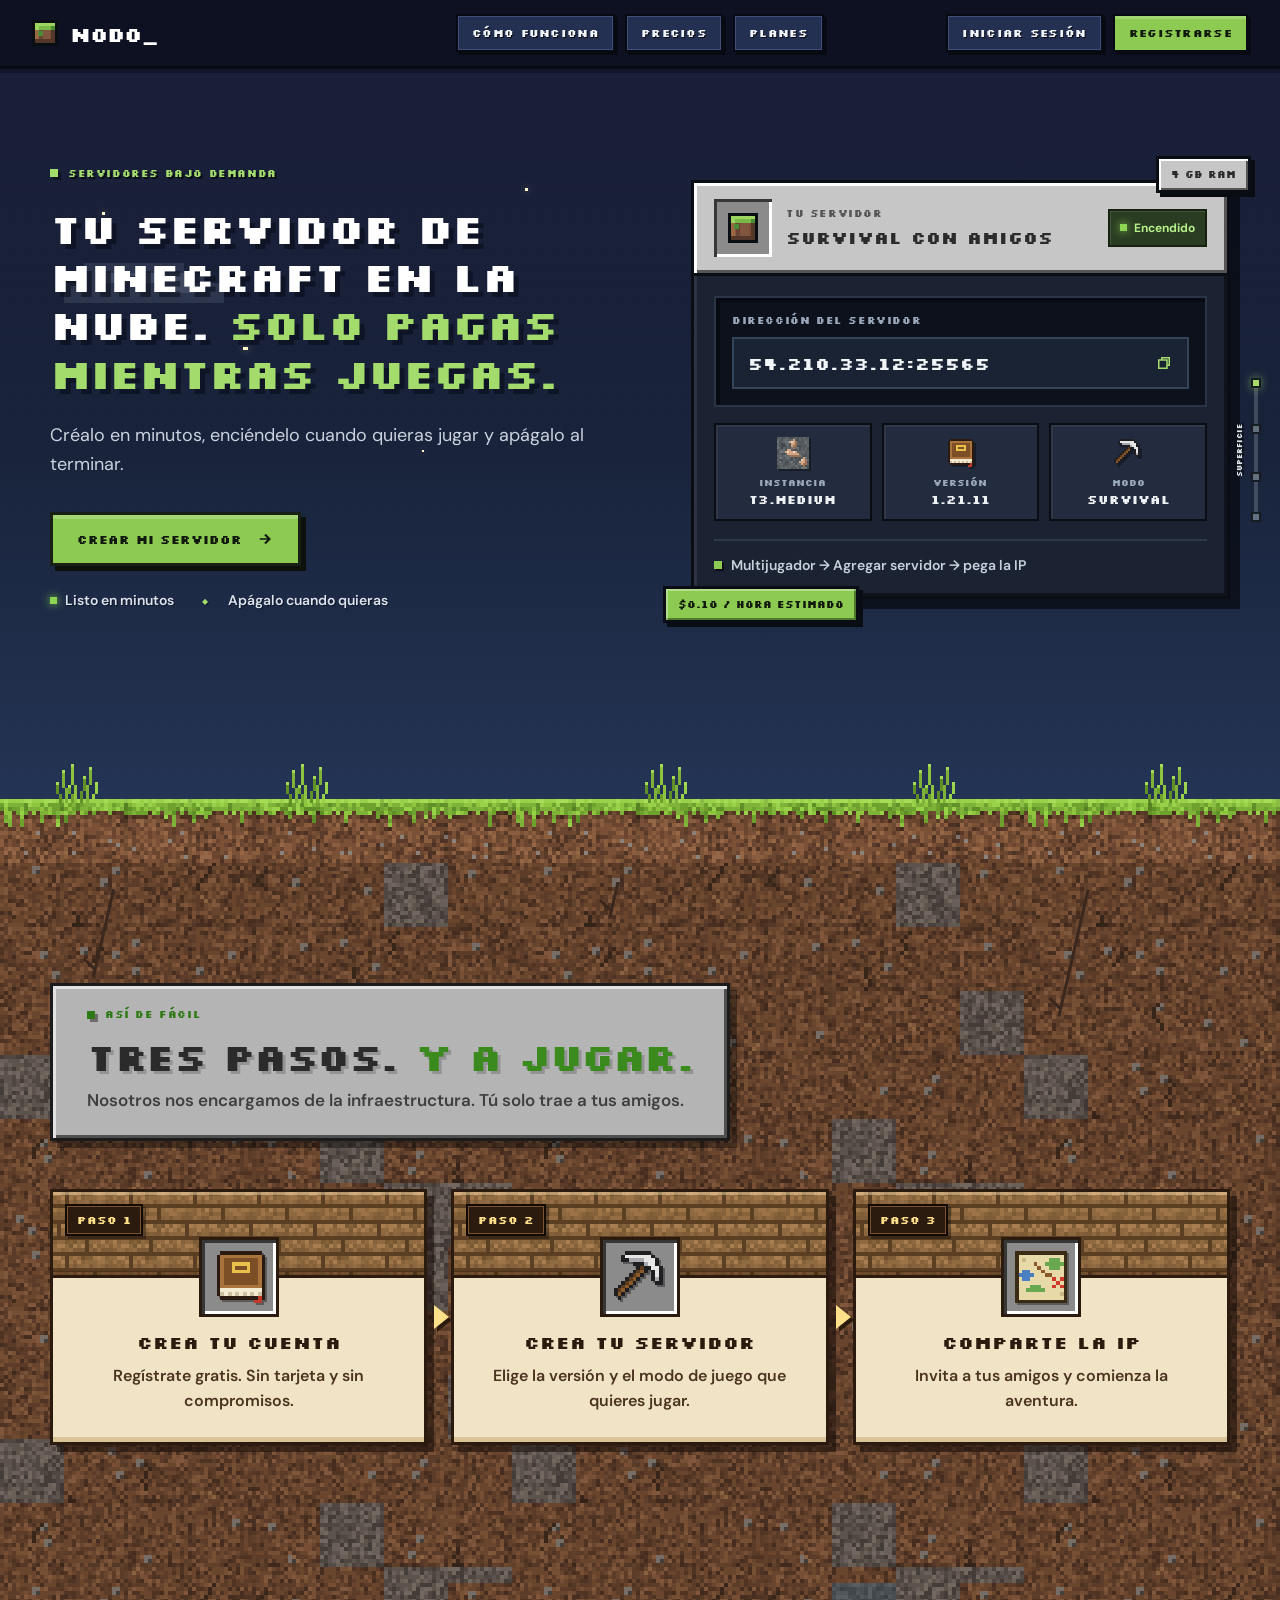
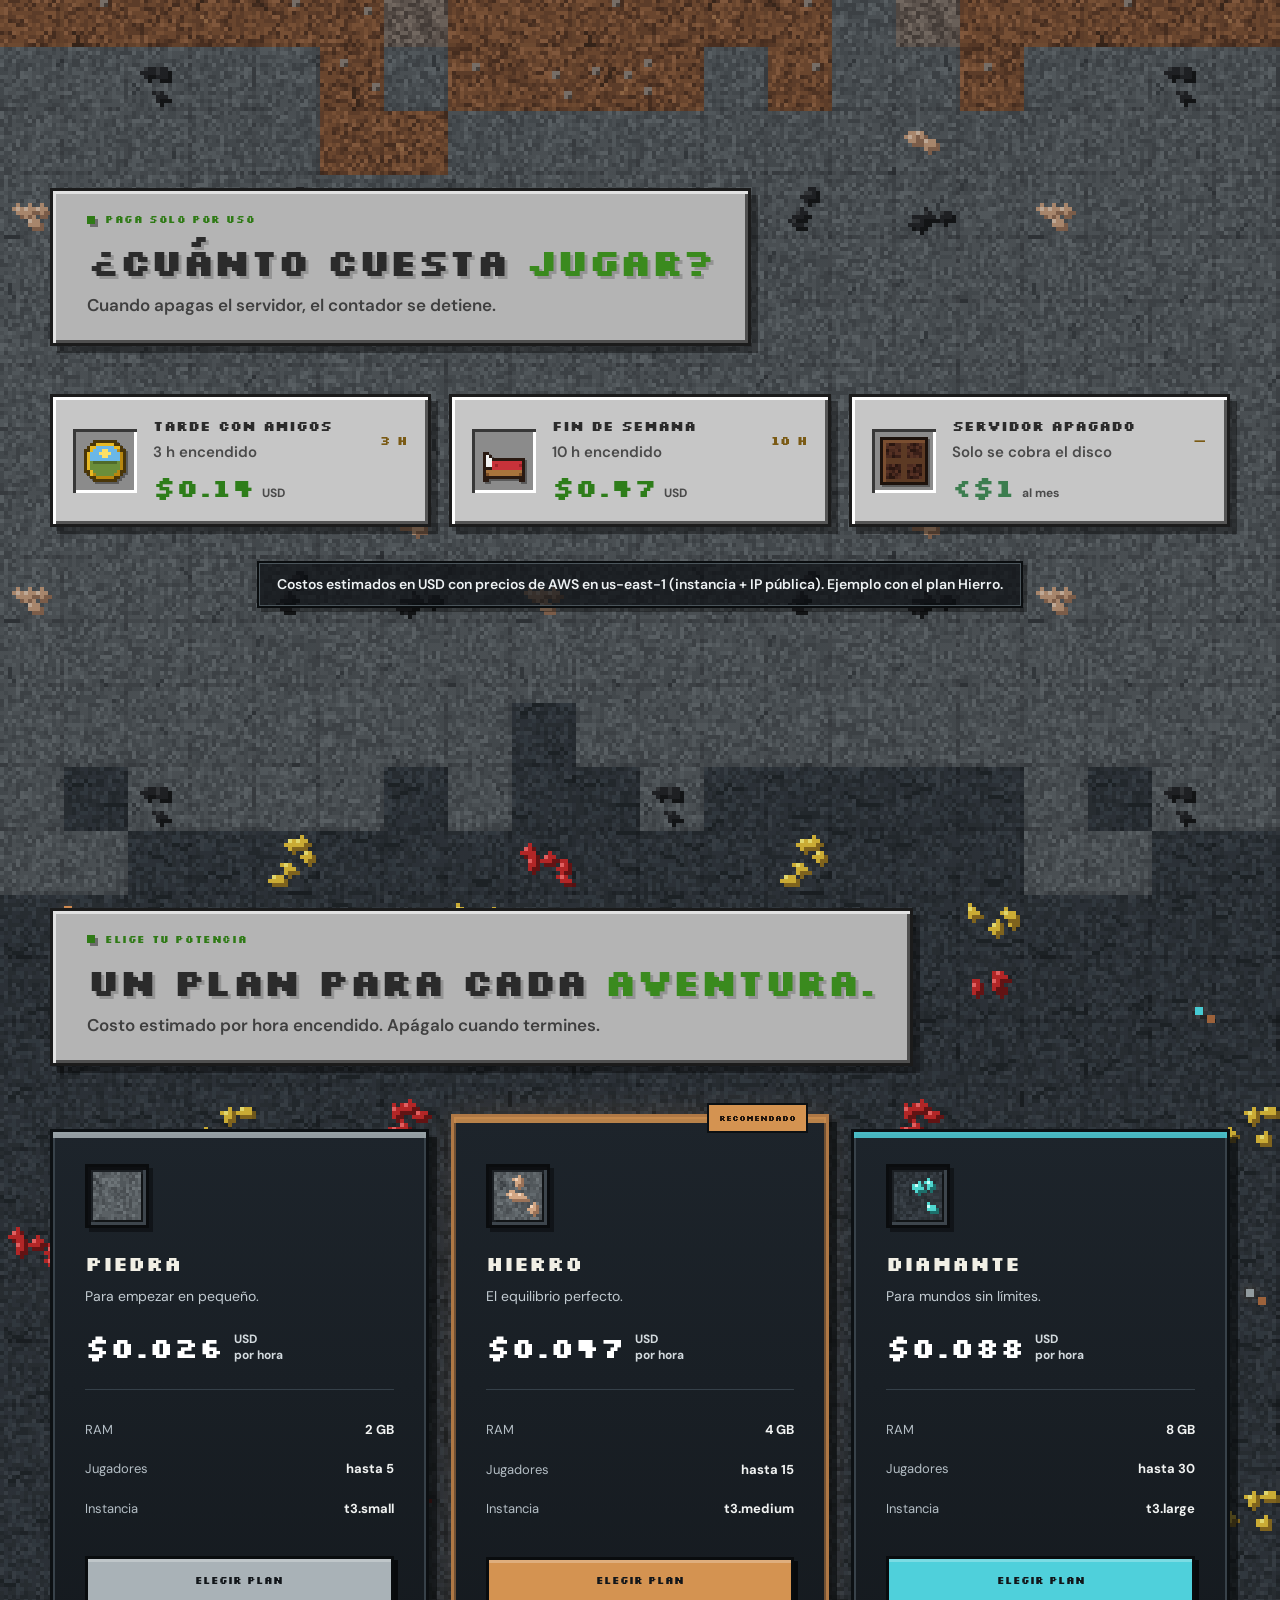
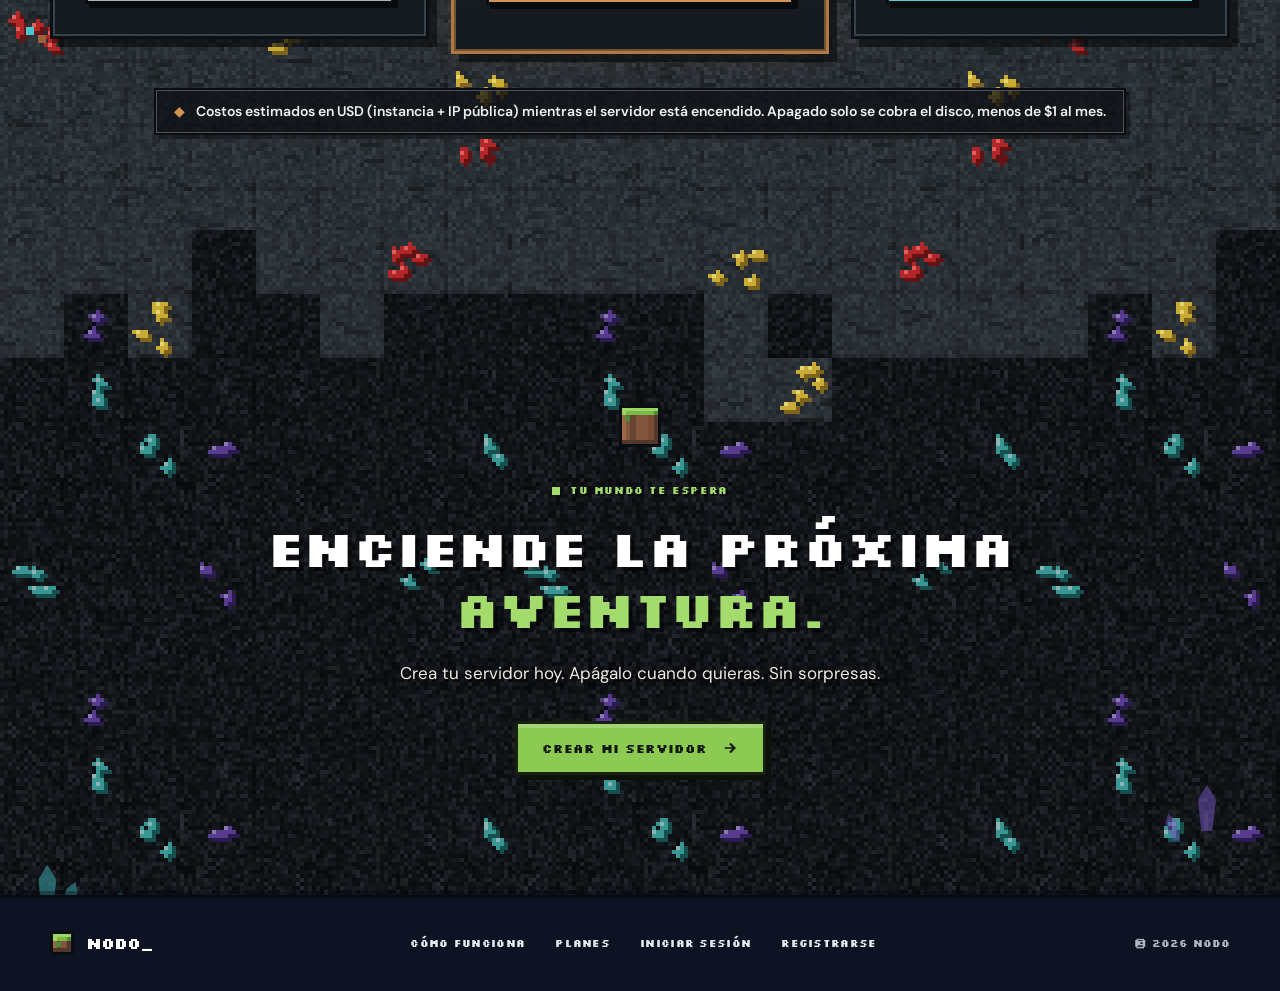
<file: frontend/index.html>
<!doctype html>
<html lang="es">
  <head>
    <meta charset="utf-8" />
    <meta name="viewport" content="width=device-width, initial-scale=1" />
    <title>NODO · Servidores de Minecraft en la nube</title>
    <link rel="stylesheet" href="recursos-compartidos/base.css" />
    <link rel="stylesheet" href="landing/landing.css" />
    <link rel="stylesheet" href="landing/secciones.css" />
    <link rel="stylesheet" href="landing/interaccion.css" />
  </head>
  <body>
    <main>
      <aside class="depth-meter" aria-label="Profundidad de la página">
        <span class="depth-label">Superficie</span>
        <div class="depth-track">
          <span class="depth-progress"></span>
          <a href="#inicio" class="active" aria-label="Ir a Superficie"></a>
          <a href="#como-funciona" aria-label="Ir a -10 m"></a>
          <a href="#precios" aria-label="Ir a -30 m"></a>
          <a href="#planes" aria-label="Ir a -60 m"></a>
        </div>
      </aside>

      <header class="site-header">
        <nav class="nav shell" aria-label="Navegación principal">
          <a class="brand" href="#inicio" aria-label="NODO, inicio">
            <span class="pixel-block" aria-hidden="true"><i></i></span>
            <span>NODO_</span>
          </a>
          <div class="nav-links">
            <a href="#como-funciona">Cómo funciona</a>
            <a href="#precios">Precios</a>
            <a href="#planes">Planes</a>
          </div>
          <div class="nav-actions">
            <button class="text-button" data-href="login/">Iniciar sesión</button>
            <button class="mini-button" data-href="registro/">Registrarse</button>
          </div>
        </nav>
      </header>

      <section class="layer hero-layer" id="inicio" data-depth>
        <div class="stars" aria-hidden="true">
          <i></i><i></i><i></i><i></i><i></i><i></i><i></i><i></i>
        </div>
        <div class="cloud cloud-one" aria-hidden="true"><i></i></div>
        <div class="cloud cloud-two" aria-hidden="true"><i></i></div>

        <div class="hero-content shell">
          <div class="hero-copy reveal">
            <p class="eyebrow"><span></span> SERVIDORES BAJO DEMANDA</p>
            <h1>Tu servidor de Minecraft en la nube. <em>Solo pagas mientras juegas.</em></h1>
            <p class="hero-subtitle">
              Créalo en minutos, enciéndelo cuando quieras jugar y apágalo al terminar.
            </p>
            <a class="pixel-button primary-button" href="registro/">
              Crear mi servidor
              <svg aria-hidden="true" viewBox="0 0 24 24" width="18" height="18">
                <path d="M5 11h10l-4-4 2-2 7 7-7 7-2-2 4-4H5v-2Z" fill="currentColor" />
              </svg>
            </a>
            <div class="trust-row">
              <span><i class="status-light"></i> Listo en minutos</span>
              <span>Apágalo cuando quieras</span>
            </div>
          </div>

          <div class="server-stage reveal">
            <div class="server-card">
              <div class="card-top">
                <div class="item-slot server-avatar" aria-hidden="true">
                  <span class="pixel-block"><i></i></span>
                </div>
                <div>
                  <p class="tiny-label">TU SERVIDOR</p>
                  <h2>Survival con amigos</h2>
                </div>
                <span class="online-badge"><i></i> Encendido</span>
              </div>
              <div class="server-screen">
                <p>DIRECCIÓN DEL SERVIDOR</p>
                <button id="copiar-ip" aria-label="Copiar dirección IP">
                  <code>54.210.33.12:25565</code>
                  <span>
                    <svg aria-hidden="true" viewBox="0 0 24 24" width="18" height="18">
                      <path d="M8 7V4h12v12h-3v4H4V7h4Zm2 0h7v7h1V6h-8v1Zm5 2H6v9h9V9Z" fill="currentColor" />
                    </svg>
                  </span>
                </button>
              </div>
              <div class="server-info">
                <span><i class="item bloque-hierro" aria-hidden="true"></i><small>INSTANCIA</small>t3.medium</span>
                <span><i class="item libro" aria-hidden="true"></i><small>VERSIÓN</small>1.21.11</span>
                <span><i class="item pico" aria-hidden="true"></i><small>MODO</small>Survival</span>
              </div>
              <p class="card-status">Multijugador → Agregar servidor → pega la IP</p>
            </div>
            <span class="floating-chip chip-top">4 GB RAM</span>
            <span class="floating-chip chip-bottom">$0.10 / hora estimado</span>
          </div>
        </div>

        <div class="grass-ground" aria-hidden="true">
          <i class="tuft t1"></i><i class="tuft t2"></i><i class="tuft t3"></i>
          <i class="tuft t4"></i><i class="tuft t5"></i>
        </div>
      </section>

      <section class="layer dirt-layer jagged-top" id="como-funciona" data-depth>
        <div class="roots" aria-hidden="true"><i></i><i></i><i></i></div>
        <div class="section-content shell">
          <header class="section-header reveal">
            <p class="eyebrow"><span></span> ASÍ DE FÁCIL</p>
            <h2>Tres pasos. <em>Y a jugar.</em></h2>
            <p>Nosotros nos encargamos de la infraestructura. Tú solo trae a tus amigos.</p>
          </header>
          <div class="steps-grid">
            <article class="earth-card reveal">
              <div class="step-top">
                <span class="step-number">Paso 1</span>
                <div class="item-slot" aria-hidden="true"><i class="item libro"></i></div>
              </div>
              <h3>Crea tu cuenta</h3>
              <p>Regístrate gratis. Sin tarjeta y sin compromisos.</p>
            </article>
            <article class="earth-card reveal">
              <div class="step-top">
                <span class="step-number">Paso 2</span>
                <div class="item-slot" aria-hidden="true"><i class="item pico"></i></div>
              </div>
              <h3>Crea tu servidor</h3>
              <p>Elige la versión y el modo de juego que quieres jugar.</p>
            </article>
            <article class="earth-card reveal">
              <div class="step-top">
                <span class="step-number">Paso 3</span>
                <div class="item-slot" aria-hidden="true"><i class="item mapa"></i></div>
              </div>
              <h3>Comparte la IP</h3>
              <p>Invita a tus amigos y comienza la aventura.</p>
            </article>
          </div>
        </div>
      </section>

      <section class="layer stone-layer jagged-top" id="precios" data-depth>
        <div class="section-content shell">
          <header class="section-header reveal">
            <p class="eyebrow"><span></span> PAGA SOLO POR USO</p>
            <h2>¿Cuánto cuesta <em>jugar?</em></h2>
            <p>Cuando apagas el servidor, el contador se detiene.</p>
          </header>
          <div class="cost-grid">
            <article class="cost-card reveal">
              <span class="item-slot cost-slot" aria-hidden="true"><i class="item reloj"></i></span>
              <div><h3>Tarde con amigos</h3><p>3 h encendido</p></div>
              <span class="hours">3 h</span>
              <strong>$0.14<small> USD</small></strong>
            </article>
            <article class="cost-card reveal">
              <span class="item-slot cost-slot" aria-hidden="true"><i class="item cama"></i></span>
              <div><h3>Fin de semana</h3><p>10 h encendido</p></div>
              <span class="hours">10 h</span>
              <strong>$0.47<small> USD</small></strong>
            </article>
            <article class="cost-card reveal off-card">
              <span class="item-slot cost-slot" aria-hidden="true"><i class="item lampara"></i></span>
              <div><h3>Servidor apagado</h3><p>Solo se cobra el disco</p></div>
              <span class="hours">—</span>
              <strong>&lt;$1<small> al mes</small></strong>
            </article>
          </div>
          <p class="estimate-note reveal">Costos estimados en USD con precios de AWS en us-east-1 (instancia + IP pública). Ejemplo con el plan Hierro.</p>
        </div>
      </section>

      <section class="layer ore-layer jagged-top" id="planes" data-depth>
        <div class="ore-specks ore-left" aria-hidden="true"><i></i><i></i><i></i><i></i></div>
        <div class="ore-specks ore-right" aria-hidden="true"><i></i><i></i><i></i></div>
        <div class="section-content shell">
          <header class="section-header reveal">
            <p class="eyebrow"><span></span> ELIGE TU POTENCIA</p>
            <h2>Un plan para cada <em>aventura.</em></h2>
            <p>Costo estimado por hora encendido. Apágalo cuando termines.</p>
          </header>
          <div class="plans-grid">
            <article class="plan-card stone reveal">
              <div class="item-slot" aria-hidden="true"><i class="item bloque-piedra"></i></div>
              <h3>Piedra</h3>
              <p class="plan-description">Para empezar en pequeño.</p>
              <div class="price"><strong>$0.026</strong><span> USD<br />por hora</span></div>
              <ul>
                <li><span>RAM</span><b>2 GB</b></li>
                <li><span>Jugadores</span><b>hasta 5</b></li>
                <li><span>Instancia</span><b>t3.small</b></li>
              </ul>
              <button data-href="registro/">Elegir plan</button>
            </article>
            <article class="plan-card iron featured reveal">
              <span class="plan-tag">Recomendado</span>
              <div class="item-slot" aria-hidden="true"><i class="item bloque-hierro"></i></div>
              <h3>Hierro</h3>
              <p class="plan-description">El equilibrio perfecto.</p>
              <div class="price"><strong>$0.047</strong><span> USD<br />por hora</span></div>
              <ul>
                <li><span>RAM</span><b>4 GB</b></li>
                <li><span>Jugadores</span><b>hasta 15</b></li>
                <li><span>Instancia</span><b>t3.medium</b></li>
              </ul>
              <button data-href="registro/">Elegir plan</button>
            </article>
            <article class="plan-card diamond reveal">
              <div class="item-slot" aria-hidden="true"><i class="item bloque-diamante"></i></div>
              <h3>Diamante</h3>
              <p class="plan-description">Para mundos sin límites.</p>
              <div class="price"><strong>$0.088</strong><span> USD<br />por hora</span></div>
              <ul>
                <li><span>RAM</span><b>8 GB</b></li>
                <li><span>Jugadores</span><b>hasta 30</b></li>
                <li><span>Instancia</span><b>t3.large</b></li>
              </ul>
              <button data-href="registro/">Elegir plan</button>
            </article>
          </div>
          <p class="billing-note reveal"><span>◆</span> Costos estimados en USD (instancia + IP pública) mientras el servidor está encendido. Apagado solo se cobra el disco, menos de $1 al mes.</p>
        </div>
      </section>

      <section class="layer deep-layer jagged-top" data-depth>
        <div class="crystals crystal-left" aria-hidden="true"><i></i><i></i><i></i></div>
        <div class="crystals crystal-right" aria-hidden="true"><i></i><i></i></div>
        <div class="cta shell reveal">
          <span class="pixel-block" aria-hidden="true"><i></i></span>
          <p class="eyebrow"><span></span> TU MUNDO TE ESPERA</p>
          <h2>Enciende la próxima <em>aventura.</em></h2>
          <p>Crea tu servidor hoy. Apágalo cuando quieras. Sin sorpresas.</p>
          <a class="pixel-button primary-button" href="registro/">
            Crear mi servidor
            <svg aria-hidden="true" viewBox="0 0 24 24" width="18" height="18">
              <path d="M5 11h10l-4-4 2-2 7 7-7 7-2-2 4-4H5v-2Z" fill="currentColor" />
            </svg>
          </a>
        </div>
        <footer class="footer shell">
          <a class="brand footer-brand" href="#inicio">
            <span class="pixel-block" aria-hidden="true"><i></i></span>
            <span>NODO_</span>
          </a>
          <div>
            <a href="#como-funciona">Cómo funciona</a>
            <a href="#planes">Planes</a>
            <button data-href="login/">Iniciar sesión</button>
            <button data-href="registro/">Registrarse</button>
          </div>
          <p>© 2026 NODO</p>
        </footer>
      </section>
    </main>

    <script type="module" src="landing/landing.js"></script>
  </body>
</html>
</file>
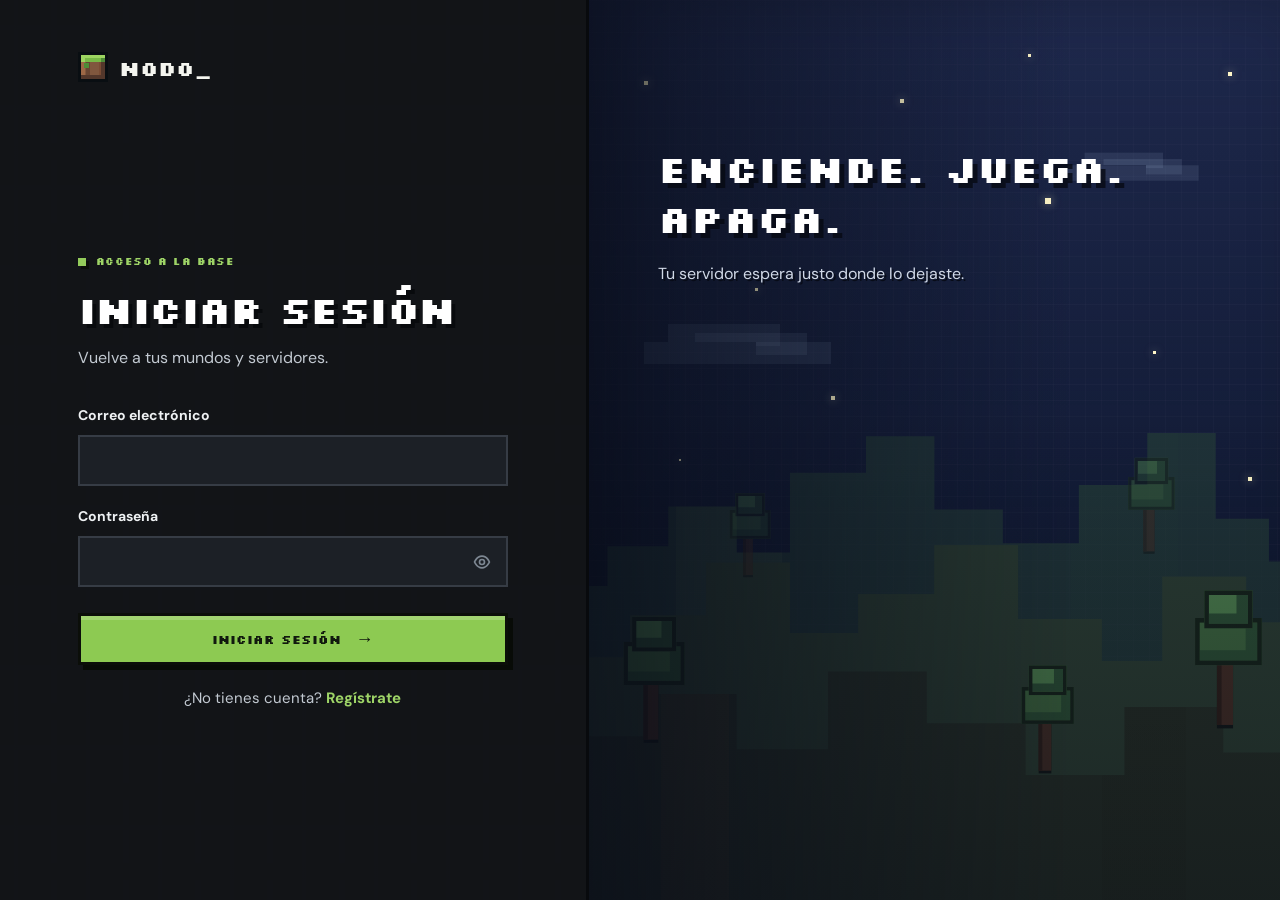
<file: frontend/login/index.html>
<!doctype html>
<html lang="es">
  <head>
    <meta charset="utf-8" />
    <meta name="viewport" content="width=device-width, initial-scale=1" />
    <title>Iniciar sesión · NODO</title>
    <link rel="stylesheet" href="../recursos-compartidos/base.css" />
    <link rel="stylesheet" href="login.css" />
  </head>
  <body>
    <main class="auth-page">
      <section class="auth-form-side">
        <div class="auth-form-wrap">
          <a class="app-brand" href="../" aria-label="Volver al inicio">
            <span class="pixel-block" aria-hidden="true"><i></i></span>
            <span>NODO_</span>
          </a>
          <div class="auth-heading">
            <p class="app-kicker"><span></span> ACCESO A LA BASE</p>
            <h1>Iniciar sesión</h1>
            <p>Vuelve a tus mundos y servidores.</p>
          </div>

          <div class="auth-error" role="alert" hidden><i></i><span></span></div>

          <form class="auth-form" id="form-login" novalidate>
            <label>
              <span>Correo electrónico</span>
              <input type="email" name="email" autocomplete="email" />
              <em data-error="email" hidden></em>
            </label>

            <label>
              <span>Contraseña</span>
              <span class="password-field">
                <input type="password" name="password" autocomplete="current-password" />
                <button type="button" class="ver-password" aria-label="Mostrar contraseña"></button>
              </span>
              <em data-error="password" hidden></em>
            </label>

            <button class="app-primary-button" type="submit">
              Iniciar sesión <span aria-hidden="true">→</span>
            </button>
          </form>

          <p class="auth-switch">¿No tienes cuenta? <a href="../registro/">Regístrate</a></p>
        </div>
      </section>

      <aside class="auth-scene" aria-hidden="true">
        <div class="landscape-stars">
          <i></i><i></i><i></i><i></i><i></i><i></i><i></i><i></i><i></i><i></i>
        </div>
        <div class="landscape-cloud cloud-a"><i></i></div>
        <div class="landscape-cloud cloud-b"><i></i></div>
        <div class="scene-copy">
          <h2>Enciende. Juega. Apaga.</h2>
          <p>Tu servidor espera justo donde lo dejaste.</p>
        </div>
        <div class="voxel-hills hill-back"></div>
        <div class="voxel-hills hill-middle"></div>
        <div class="voxel-trees trees-back"><i></i><i></i></div>
        <div class="voxel-hills hill-front"></div>
        <div class="voxel-trees trees-front"><i></i><i></i><i></i></div>
      </aside>
    </main>

    <script type="module" src="login.js"></script>
  </body>
</html>
</file>
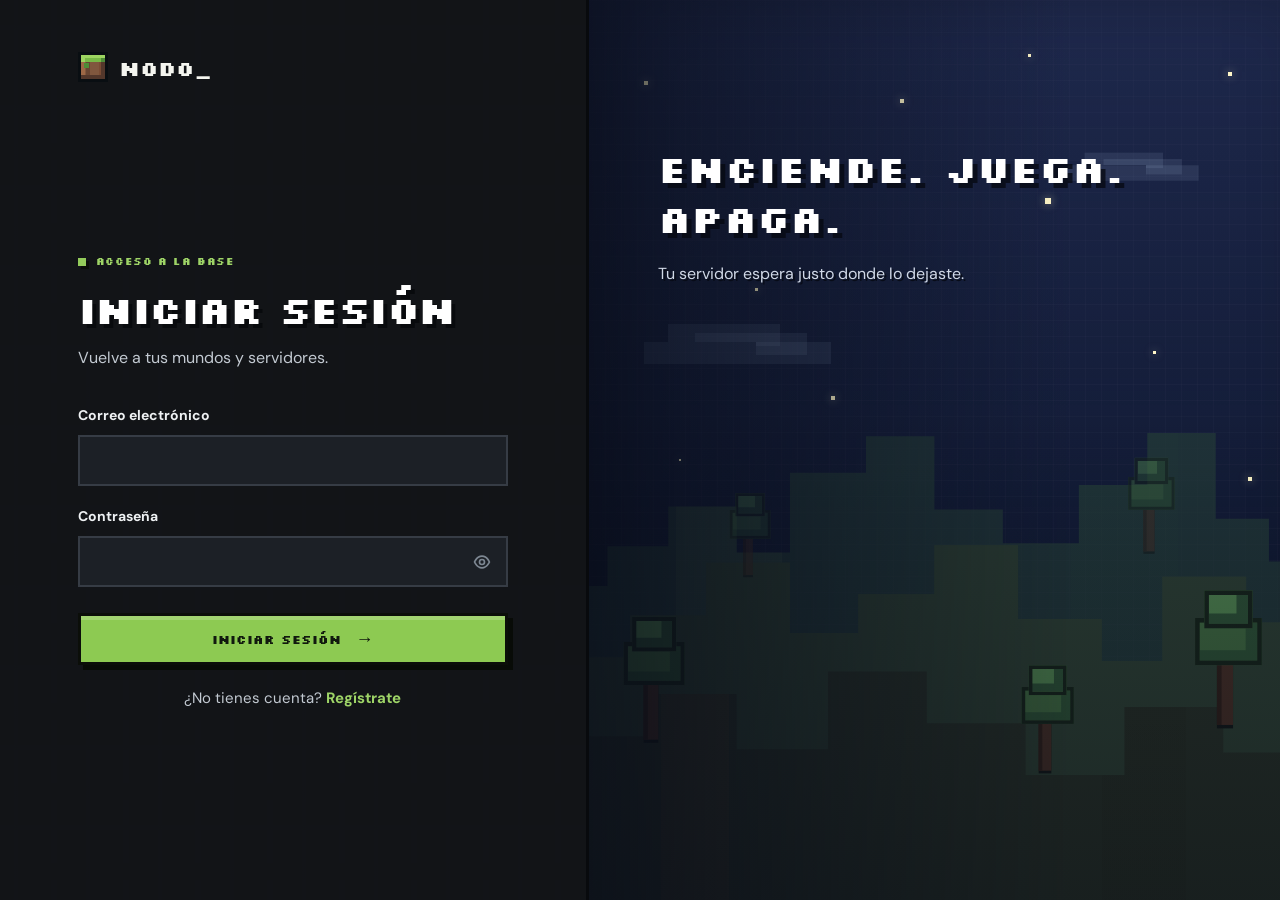
<file: frontend/nuevo-servidor/index.html>
<!doctype html>
<html lang="es">
  <head>
    <meta charset="utf-8" />
    <meta name="viewport" content="width=device-width, initial-scale=1" />
    <title>Nuevo servidor · NODO</title>
    <link rel="stylesheet" href="../recursos-compartidos/base.css" />
    <link rel="stylesheet" href="nuevo-servidor.css" />
  </head>
  <body>
    <main class="app-shell-page">
      <header class="app-header">
        <a class="app-brand" href="../" aria-label="Ir al inicio">
          <span class="pixel-block" aria-hidden="true"><i></i></span>
          <span>NODO_</span>
        </a>
        <div class="app-user">
          <span aria-hidden="true" id="iniciales"></span>
          <b id="saludo"></b>
          <button id="cerrar-sesion">Cerrar sesión</button>
        </div>
      </header>

      <div class="creation-toast" role="alert" id="error-crear" hidden>
        <span aria-hidden="true">!</span>
        <p>No se pudo crear el servidor. Intenta de nuevo más tarde.</p>
        <button type="button" aria-label="Cerrar mensaje">×</button>
      </div>

      <div class="new-server-page">
        <a class="back-link" href="../servidores/">← Mis servidores</a>
        <div class="new-server-heading">
          <p class="app-kicker"><span></span> NUEVO MUNDO</p>
          <h1>Nuevo servidor</h1>
          <p>Configura lo esencial. Podrás empezar a jugar en unos minutos.</p>
        </div>

        <form class="server-creation-layout" id="form-nuevo" novalidate>
          <div class="server-form-panel">
            <section class="creation-section">
              <div class="creation-section-title"><span>01</span><h2>Detalles</h2></div>
              <label class="creation-field">
                <span>Nombre del servidor</span>
                <input name="nombre" maxlength="50" placeholder="Mi mundo survival" />
                <small>Máximo 50 caracteres: letras, números, espacios, - y _</small>
                <em data-error="nombre" hidden></em>
              </label>

              <label class="creation-field">
                <span>Versión de Minecraft</span>
                <span class="select-wrap">
                  <select name="version">
                    <option>1.21.11</option>
                    <option>1.21.10</option>
                    <option>1.21.9</option>
                    <option>1.21.8</option>
                    <option>1.20.6</option>
                  </select>
                </span>
              </label>
            </section>

            <section class="creation-section">
              <div class="creation-section-title"><span>02</span><h2>Modo de juego</h2></div>
              <div class="game-mode-grid" role="radiogroup" aria-label="Modo de juego">
                <button type="button" class="selected" role="radio" aria-checked="true" data-modo="survival">
                  <span class="mode-icon pickaxe" aria-hidden="true"><i></i></span>
                  <b>Survival</b>
                  <i class="selection-mark" aria-hidden="true"></i>
                </button>
                <button type="button" role="radio" aria-checked="false" data-modo="creative">
                  <span class="mode-icon block" aria-hidden="true"><i></i></span>
                  <b>Creative</b>
                  <i class="selection-mark" aria-hidden="true"></i>
                </button>
                <button type="button" role="radio" aria-checked="false" data-modo="adventure">
                  <span class="mode-icon map" aria-hidden="true"><i></i></span>
                  <b>Adventure</b>
                  <i class="selection-mark" aria-hidden="true"></i>
                </button>
                <button type="button" role="radio" aria-checked="false" data-modo="spectator">
                  <span class="mode-icon eye" aria-hidden="true"><i></i></span>
                  <b>Spectator</b>
                  <i class="selection-mark" aria-hidden="true"></i>
                </button>
              </div>
            </section>

            <section class="creation-section">
              <div class="creation-section-title"><span>03</span><h2>Plan</h2></div>
              <div class="creation-plans" role="radiogroup" aria-label="Plan del servidor">
                <button type="button" class="creation-plan" role="radio" aria-checked="false"
                  data-plan="piedra" data-max="5" data-precio="$0.026/h" data-ram="2 GB">
                  <span class="creation-plan-check" aria-hidden="true">✓</span>
                  <b>Piedra</b>
                  <strong>2 GB</strong>
                  <small>t3.small · hasta 5 jugadores</small>
                  <small>~$0.026/h encendido</small>
                </button>
                <button type="button" class="creation-plan selected" role="radio" aria-checked="true"
                  data-plan="hierro" data-max="15" data-precio="$0.047/h" data-ram="4 GB">
                  <span class="creation-plan-check" aria-hidden="true">✓</span>
                  <b>Hierro</b>
                  <strong>4 GB</strong>
                  <small>t3.medium · hasta 15 jugadores</small>
                  <small>~$0.047/h encendido</small>
                </button>
                <button type="button" class="creation-plan diamond-plan" role="radio" aria-checked="false"
                  data-plan="diamante" data-max="30" data-precio="$0.088/h" data-ram="8 GB">
                  <span class="creation-plan-check" aria-hidden="true">✓</span>
                  <b>Diamante</b>
                  <strong>8 GB</strong>
                  <small>t3.large · hasta 30 jugadores</small>
                  <small>~$0.088/h encendido</small>
                </button>
              </div>
            </section>

            <section class="creation-section">
              <div class="creation-section-title"><span>04</span><h2>Máximo de jugadores</h2></div>
              <div class="player-stepper">
                <button type="button" id="menos-jugadores" aria-label="Reducir jugadores">−</button>
                <input type="number" name="jugadores" min="1" max="15" value="10" aria-label="Máximo de jugadores" />
                <button type="button" id="mas-jugadores" aria-label="Aumentar jugadores">+</button>
                <span id="limite-jugadores">Entre 1 y 15 con el plan Hierro</span>
              </div>
            </section>

            <!-- comandos desactivados hasta probarlos en AWS (create_server ya acepta opUsername)
            <section class="creation-section">
              <div class="creation-section-title"><span>05</span><h2>Comandos</h2></div>
              <label class="commands-toggle">
                <input type="checkbox" name="comandos" />
                <span class="commands-switch" aria-hidden="true"><i></i></span>
                <span>
                  <b>Activar comandos</b>
                  <small>Tu cuenta podrá usar /gamemode, /tp, /time y dar permisos a tus amigos con /op</small>
                </span>
              </label>
              <label class="creation-field commands-user" id="campo-operador" hidden>
                <span>Tu nombre en Minecraft Java</span>
                <input name="operador" maxlength="16" autocomplete="off" placeholder="constructor_22" />
                <small>El nombre exacto de tu cuenta: 3 a 16 letras, números o _</small>
                <em data-error="operador" hidden></em>
              </label>
            </section>
            -->
          </div>

          <aside class="server-summary">
            <div class="summary-card">
              <p class="summary-kicker">RESUMEN</p>
              <h2 id="resumen-nombre">Tu nuevo servidor</h2>
              <dl>
                <div><dt>Versión</dt><dd id="resumen-version">1.21.11</dd></div>
                <div><dt>Modo</dt><dd id="resumen-modo">Survival</dd></div>
                <div><dt>Jugadores</dt><dd id="resumen-jugadores">10 máximo</dd></div>
                <!-- <div><dt>Comandos</dt><dd id="resumen-comandos">No</dd></div> -->
                <div><dt>Plan</dt><dd id="resumen-plan">Hierro · 4 GB</dd></div>
                <div class="summary-price"><dt>Estimado</dt><dd id="resumen-precio">$0.047/h</dd></div>
              </dl>
              <p class="pay-note"><span aria-hidden="true">◆</span> Costo estimado de AWS en us-east-1 (instancia + IP pública) mientras está encendido. El disco cuesta menos de $1 al mes hasta que borres el servidor.</p>
              <div class="creation-info" role="status" id="creando" hidden>
                <i aria-hidden="true"></i>
                <p><b>Creando tu servidor…</b> puede tardar unos minutos. Te llevaremos a tu panel cuando esté listo.</p>
              </div>
              <button class="app-primary-button summary-submit" type="submit">
                Crear servidor <span aria-hidden="true">→</span>
              </button>
            </div>
          </aside>
        </form>
      </div>
    </main>

    <script type="module" src="nuevo-servidor.js"></script>
  </body>
</html>
</file>
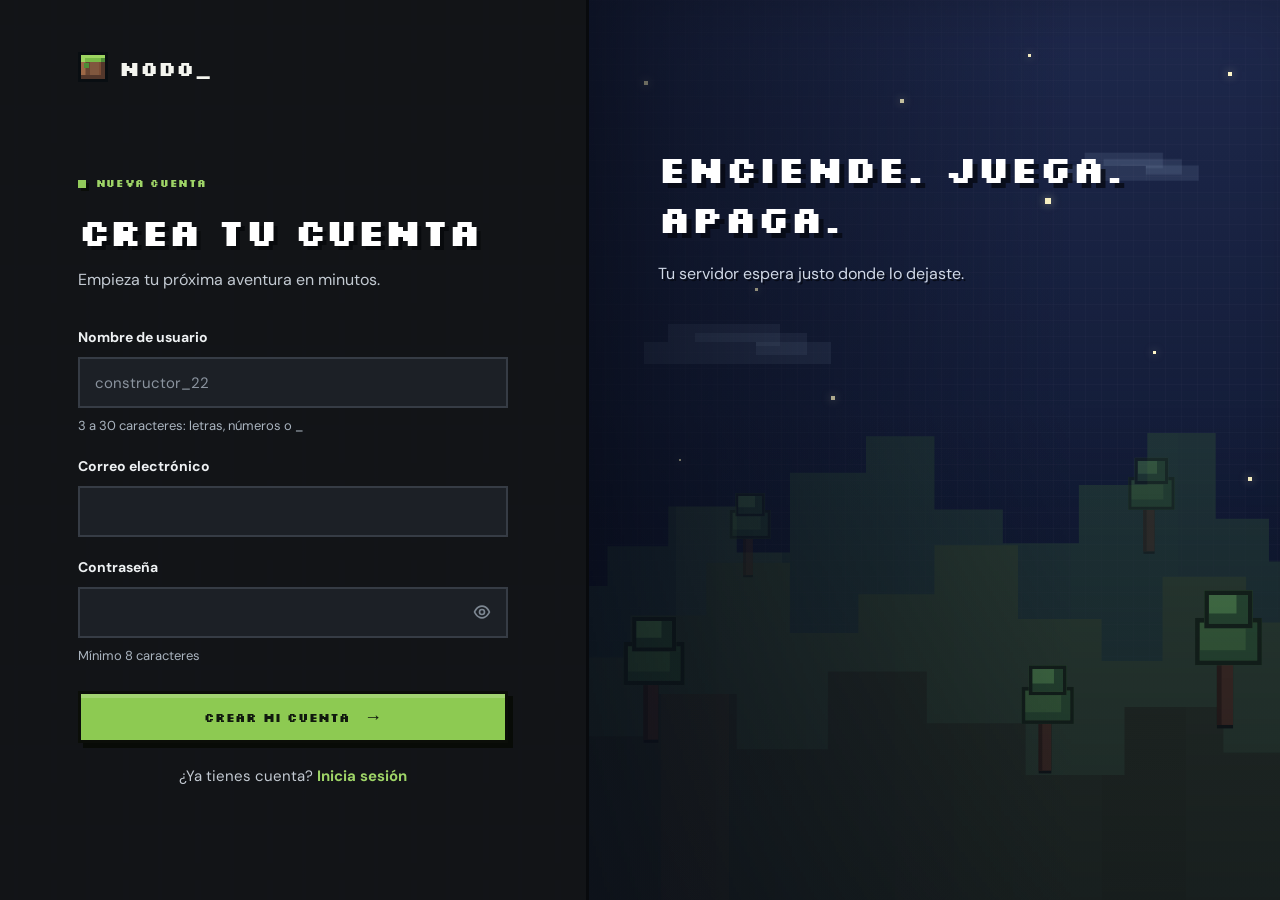
<file: frontend/registro/index.html>
<!doctype html>
<html lang="es">
  <head>
    <meta charset="utf-8" />
    <meta name="viewport" content="width=device-width, initial-scale=1" />
    <title>Crear cuenta · NODO</title>
    <link rel="stylesheet" href="../recursos-compartidos/base.css" />
    <link rel="stylesheet" href="../login/login.css" />
  </head>
  <body>
    <main class="auth-page">
      <section class="auth-form-side">
        <div class="auth-form-wrap">
          <a class="app-brand" href="../" aria-label="Volver al inicio">
            <span class="pixel-block" aria-hidden="true"><i></i></span>
            <span>NODO_</span>
          </a>
          <div class="auth-heading">
            <p class="app-kicker"><span></span> NUEVA CUENTA</p>
            <h1>Crea tu cuenta</h1>
            <p>Empieza tu próxima aventura en minutos.</p>
          </div>

          <div class="auth-error" role="alert" hidden><i></i><span></span></div>

          <form class="auth-form" id="form-registro" novalidate>
            <label>
              <span>Nombre de usuario</span>
              <input name="username" autocomplete="username" placeholder="constructor_22" />
              <small>3 a 30 caracteres: letras, números o _</small>
              <em data-error="username" hidden></em>
            </label>

            <label>
              <span>Correo electrónico</span>
              <input type="email" name="email" autocomplete="email" />
              <em data-error="email" hidden></em>
            </label>

            <label>
              <span>Contraseña</span>
              <span class="password-field">
                <input type="password" name="password" autocomplete="new-password" />
                <button type="button" class="ver-password" aria-label="Mostrar contraseña"></button>
              </span>
              <small>Mínimo 8 caracteres</small>
              <em data-error="password" hidden></em>
            </label>

            <button class="app-primary-button" type="submit">
              Crear mi cuenta <span aria-hidden="true">→</span>
            </button>
          </form>

          <p class="auth-switch">¿Ya tienes cuenta? <a href="../login/">Inicia sesión</a></p>
        </div>
      </section>

      <aside class="auth-scene" aria-hidden="true">
        <div class="landscape-stars">
          <i></i><i></i><i></i><i></i><i></i><i></i><i></i><i></i><i></i><i></i>
        </div>
        <div class="landscape-cloud cloud-a"><i></i></div>
        <div class="landscape-cloud cloud-b"><i></i></div>
        <div class="scene-copy">
          <h2>Enciende. Juega. Apaga.</h2>
          <p>Tu servidor espera justo donde lo dejaste.</p>
        </div>
        <div class="voxel-hills hill-back"></div>
        <div class="voxel-hills hill-middle"></div>
        <div class="voxel-trees trees-back"><i></i><i></i></div>
        <div class="voxel-hills hill-front"></div>
        <div class="voxel-trees trees-front"><i></i><i></i><i></i></div>
      </aside>
    </main>

    <script type="module" src="registro.js"></script>
  </body>
</html>
</file>
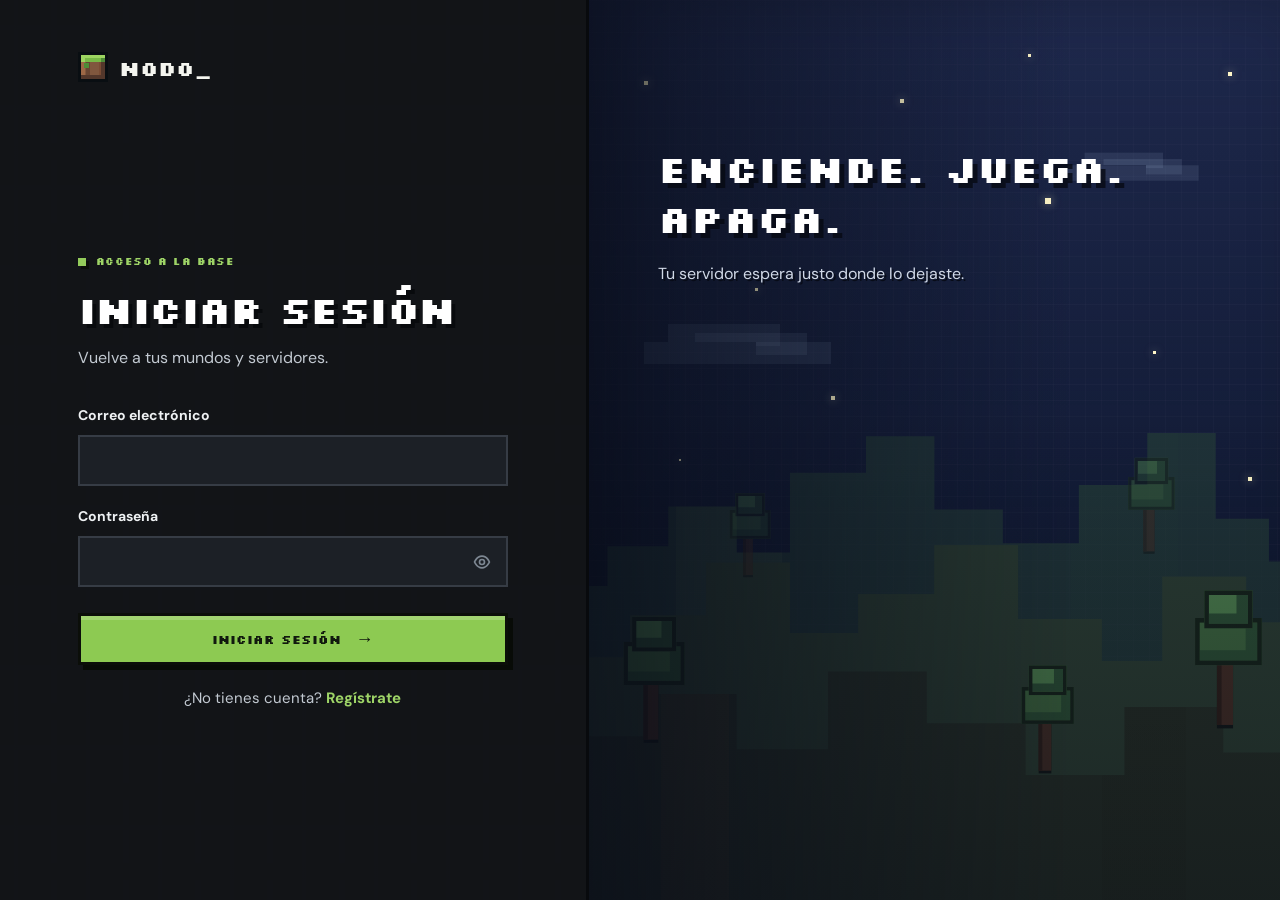
<file: frontend/servidor/index.html>
<!doctype html>
<html lang="es">
  <head>
    <meta charset="utf-8" />
    <meta name="viewport" content="width=device-width, initial-scale=1" />
    <title>Servidor · NODO</title>
    <link rel="stylesheet" href="../recursos-compartidos/base.css" />
    <link rel="stylesheet" href="servidor.css" />
  </head>
  <body>
    <main class="app-shell-page">
      <header class="app-header">
        <a class="app-brand" href="../" aria-label="Ir al inicio">
          <span class="pixel-block" aria-hidden="true"><i></i></span>
          <span>NODO_</span>
        </a>
        <div class="app-user">
          <span aria-hidden="true" id="iniciales"></span>
          <b id="saludo"></b>
          <button id="cerrar-sesion">Cerrar sesión</button>
        </div>
      </header>

      <div class="success-toast" role="status" id="toast-ok" hidden></div>
      <div class="creation-toast" role="alert" id="toast-error" hidden>
        <span aria-hidden="true">!</span>
        <p></p>
        <button type="button" aria-label="Cerrar mensaje">×</button>
      </div>

      <div class="server-detail-page full-detail">
        <a class="back-link" href="../servidores/">← Mis servidores</a>

        <div class="detail-title-row">
          <div>
            <p class="app-kicker"><span></span> PANEL DEL SERVIDOR</p>
            <h1 id="nombre">Cargando…</h1>
          </div>
          <span class="detail-status-badge dashboard-status" id="estado"></span>
        </div>

        <div class="detail-actions" aria-label="Acciones del servidor">
          <button class="detail-action start" id="encender" disabled>
            <span aria-hidden="true">▶</span> Encender
          </button>
          <button class="detail-action stop" id="apagar" disabled>
            <span aria-hidden="true">■</span> Apagar
          </button>
          <button class="detail-action backup" id="respaldar" disabled hidden>
            <span aria-hidden="true">◆</span> Respaldar
          </button>
        </div>

        <div class="long-operation-note" role="status" id="nota-espera" hidden>
          <i aria-hidden="true"></i>
          <div>
            <b></b>
            <span id="nota-respaldo" hidden>El servidor sigue encendido mientras se respalda.</span>
            <p>Esto puede tardar unos minutos, la página se actualiza sola</p>
          </div>
        </div>

        <section class="detail-ip-panel without-ip" id="panel-ip">
          <div class="detail-ip-icon" aria-hidden="true"><i></i></div>
          <div>
            <span>DIRECCIÓN PÚBLICA</span>
            <strong id="ip">Sin IP · se asigna al encender</strong>
            <p id="ip-ayuda" hidden>Comparte esta IP con tus amigos para que se conecten</p>
          </div>
          <button id="copiar-ip" hidden>Copiar IP <span aria-hidden="true">▣</span></button>
        </section>

        <section class="detail-info-grid" aria-label="Información del servidor">
          <article class="detail-info-card">
            <span class="detail-info-icon instance" aria-hidden="true"><i></i></span>
            <div><p>Tipo de instancia</p><strong id="info-instancia">—</strong></div>
          </article>
          <article class="detail-info-card">
            <span class="detail-info-icon date" aria-hidden="true"><i></i></span>
            <div><p>Fecha de creación</p><strong id="info-fecha">—</strong></div>
          </article>
          <article class="detail-info-card" hidden>
            <span class="detail-info-icon backup" aria-hidden="true"><i></i></span>
            <div><p>Último respaldo</p><strong id="info-respaldo">—</strong></div>
          </article>
        </section>

        <section class="detail-danger" aria-labelledby="titulo-borrar">
          <div>
            <h2 id="titulo-borrar">Borrar servidor</h2>
            <p>Se elimina la máquina en AWS junto con el mundo. No se puede deshacer.</p>
          </div>
          <button class="detail-action stop" id="borrar" disabled>
            <span aria-hidden="true">✕</span> Borrar
          </button>
        </section>
      </div>

      <div class="pixel-modal-backdrop" role="presentation" id="modal-apagar" hidden>
        <section class="pixel-modal" role="dialog" aria-modal="true" aria-labelledby="titulo-modal">
          <span class="modal-warning-icon" aria-hidden="true">!</span>
          <h2 id="titulo-modal">¿Apagar el servidor?</h2>
          <p>Los jugadores conectados serán desconectados. El mundo queda guardado y vuelve igual al encenderlo.</p>
          <div>
            <button class="modal-cancel" id="cancelar-apagar">Cancelar</button>
            <button class="modal-confirm" id="confirmar-apagar">Sí, apagar</button>
          </div>
        </section>
      </div>

      <div class="pixel-modal-backdrop" role="presentation" id="modal-borrar" hidden>
        <section class="pixel-modal" role="dialog" aria-modal="true" aria-labelledby="titulo-modal-borrar">
          <span class="modal-warning-icon" aria-hidden="true">!</span>
          <h2 id="titulo-modal-borrar">¿Borrar el servidor?</h2>
          <p>Se termina la instancia y se pierde el mundo para siempre. Los jugadores conectados serán desconectados.</p>
          <div>
            <button class="modal-cancel" id="cancelar-borrar">Cancelar</button>
            <button class="modal-confirm" id="confirmar-borrar">Sí, borrar</button>
          </div>
        </section>
      </div>
    </main>

    <script type="module" src="servidor.js"></script>
  </body>
</html>
</file>
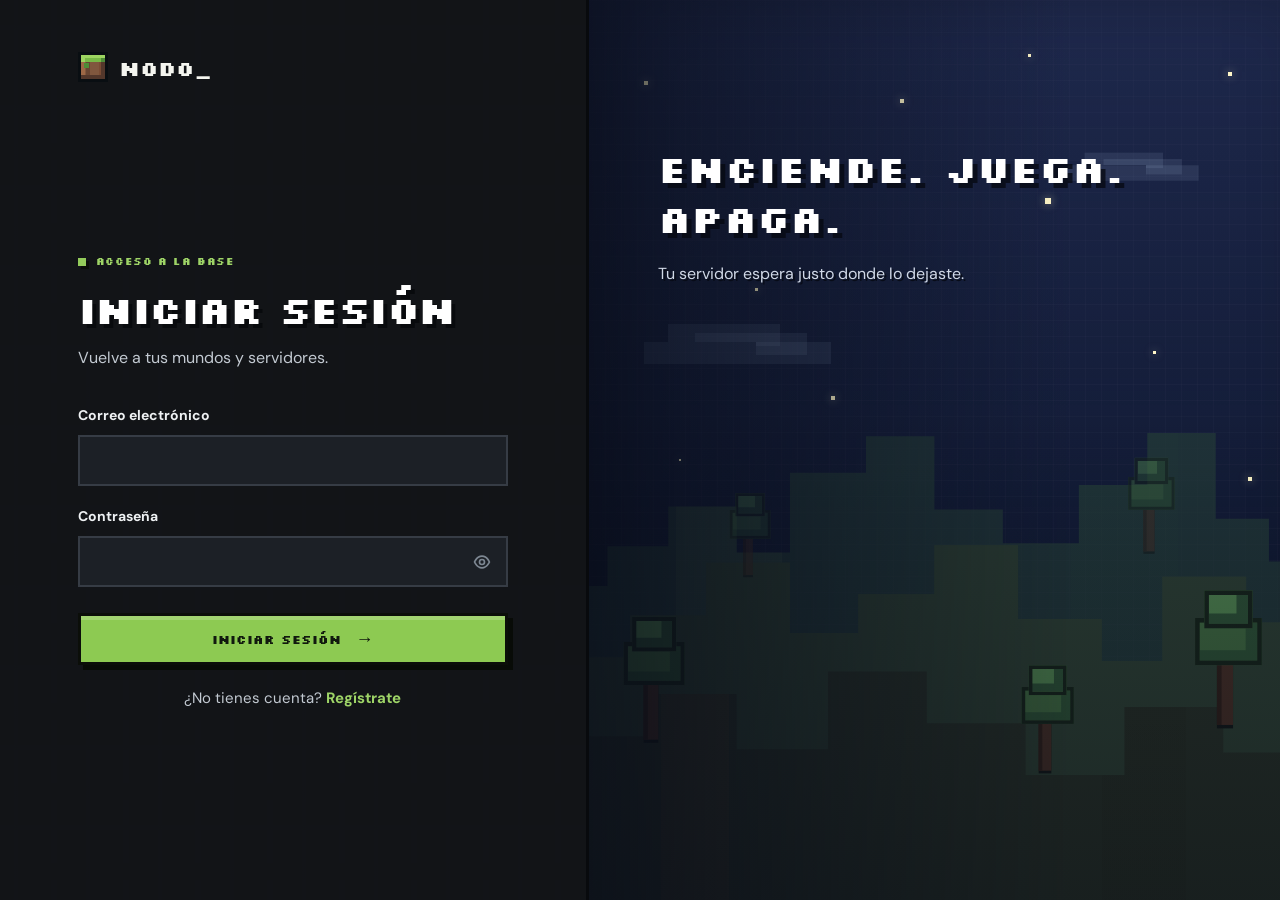
<file: frontend/servidores/index.html>
<!doctype html>
<html lang="es">
  <head>
    <meta charset="utf-8" />
    <meta name="viewport" content="width=device-width, initial-scale=1" />
    <title>Mis servidores · NODO</title>
    <link rel="stylesheet" href="../recursos-compartidos/base.css" />
    <link rel="stylesheet" href="servidores.css" />
  </head>
  <body>
    <main class="app-shell-page">
      <header class="app-header">
        <a class="app-brand" href="../" aria-label="Ir al inicio">
          <span class="pixel-block" aria-hidden="true"><i></i></span>
          <span>NODO_</span>
        </a>
        <div class="app-user">
          <span aria-hidden="true" id="iniciales"></span>
          <b id="saludo"></b>
          <button id="cerrar-sesion">Cerrar sesión</button>
        </div>
      </header>

      <div class="servers-content expanded">
        <div class="servers-heading-row">
          <div class="servers-title">
            <p class="app-kicker"><span></span> BASE DE OPERACIONES</p>
            <h1>Mis servidores</h1>
          </div>
          <a class="new-server-button" href="../nuevo-servidor/">+ Nuevo servidor</a>
        </div>

        <!-- mientras carga -->
        <div class="server-card-grid" id="cargando" aria-label="Cargando servidores">
          <article class="dashboard-server-card server-skeleton" aria-hidden="true">
            <div class="skeleton-head"><i></i><span></span></div>
            <div class="skeleton-line wide"></div>
            <div class="skeleton-line short"></div>
            <div class="skeleton-meta"><i></i><i></i></div>
            <div class="skeleton-button"></div>
          </article>
          <article class="dashboard-server-card server-skeleton" aria-hidden="true">
            <div class="skeleton-head"><i></i><span></span></div>
            <div class="skeleton-line wide"></div>
            <div class="skeleton-line short"></div>
            <div class="skeleton-meta"><i></i><i></i></div>
            <div class="skeleton-button"></div>
          </article>
          <article class="dashboard-server-card server-skeleton" aria-hidden="true">
            <div class="skeleton-head"><i></i><span></span></div>
            <div class="skeleton-line wide"></div>
            <div class="skeleton-line short"></div>
            <div class="skeleton-meta"><i></i><i></i></div>
            <div class="skeleton-button"></div>
          </article>
        </div>

        <!-- sin servidores o con error -->
        <div class="servers-empty" id="vacio" hidden>
          <span class="pixel-pickaxe" aria-hidden="true"><i></i></span>
          <h2>Aún no tienes servidores</h2>
          <p>Crea tu primer mundo y empieza la aventura.</p>
          <a class="new-server-button" href="../nuevo-servidor/">Crear mi primer servidor</a>
        </div>

        <div class="server-card-grid" id="lista" hidden></div>
      </div>
    </main>

    <script type="module" src="servidores.js"></script>
  </body>
</html>
</file>
<file: frontend/recursos-compartidos/base.css>
@import url('https://fonts.googleapis.com/css2?family=DM+Sans:wght@400;500;600;700&family=Silkscreen:wght@400;700&display=swap');

/* Estilos compartidos: fuentes, reset, encabezado del panel, botones, estados, avisos. */

/* Reset basico */

*, *::before, *::after { box-sizing: border-box; margin: 0; padding: 0; border: 0 solid; }

html { line-height: 1.5; -webkit-text-size-adjust: 100%; }

h1, h2, h3, h4, h5, h6 { font-size: inherit; font-weight: inherit; }

a { color: inherit; text-decoration: inherit; }

b, strong { font-weight: bolder; }

code { font-family: ui-monospace, SFMono-Regular, Menlo, Consolas, monospace; font-size: 1em; }

ol, ul, menu { list-style: none; }

img, svg, video { display: block; vertical-align: middle; max-width: 100%; height: auto; }

button, input, select, textarea { font: inherit; letter-spacing: inherit; color: inherit; background-color: transparent; border-radius: 0; }

button, select { text-transform: none; }

::placeholder { opacity: 1; color: color-mix(in oklab, currentColor 50%, transparent); }

[hidden] { display: none !important; }

:root {
  color: #f6f4e8;
  background: #090d16;
  font-family: 'DM Sans', sans-serif;
  font-synthesis: none;
  scroll-behavior: smooth;
}

body {
  min-width: 320px;
  overflow-x: hidden;
}

button, a {
  -webkit-tap-highlight-color: transparent;
}

button {
  cursor: pointer;
}

@media (prefers-reduced-motion: reduce) {
  :root { scroll-behavior: auto; }
  *, *::before, *::after { animation-duration: .01ms !important; animation-iteration-count: 1 !important; transition-duration: .01ms !important; }
}

/* Titulos de login, registro y Mis servidores */
.auth-heading h1,
.servers-title h1 {
  margin: 18px 0 13px;
  color: #fff;
  font: 700 clamp(29px, 3vw, 42px)/1.2 'Silkscreen', monospace;
  letter-spacing: -1.5px;
  text-shadow: 4px 4px 0 #080a0d;
}

.auth-heading > p:last-child,
.servers-title > p:last-child {
  color: #c3cad2;
  font-size: 16px;
  line-height: 1.6;
}

/* Logo: bloque de pasto pixel */
.pixel-block {
  position: relative;
  display: inline-block;
  flex: 0 0 auto;
  width: 30px;
  height: 30px;
  background:
    linear-gradient(90deg, transparent 22%, #684532 22% 39%, transparent 39% 73%, #7a4c34 73%),
    #80573e;
  border: 3px solid #090e12;
  box-shadow: inset -4px -4px 0 #53372b, inset 4px 0 0 #9d6846;
}

.pixel-block::before {
  content: '';
  position: absolute;
  left: -3px;
  right: -3px;
  top: -3px;
  height: 10px;
  background: #78b947;
  border: 3px solid #090e12;
  border-bottom: 0;
  box-shadow: inset 4px 3px 0 #9dd561, inset -4px 0 0 #4d8c37;
}

.pixel-block i {
  position: absolute;
  left: 3px;
  top: 8px;
  width: 5px;
  height: 5px;
  background: #4d8c37;
}

.auth-page,
.app-shell-page {
  min-height: 100vh;
  color: #eef0e9;
  background-color: #121418;
  background-image:
    linear-gradient(90deg, transparent 0 19%, rgba(73, 78, 88, .055) 19% 25%, transparent 25% 71%, rgba(73, 78, 88, .04) 71% 79%, transparent 79%),
    linear-gradient(transparent 0 31%, rgba(73, 78, 88, .045) 31% 38%, transparent 38% 79%, rgba(0, 0, 0, .07) 79%);
  background-size: 72px 64px, 64px 80px;
}

.app-brand {
  display: inline-flex;
  align-items: center;
  gap: 11px;
  color: #f4f5ef;
  text-decoration: none;
  font: 700 21px/1 'Silkscreen', monospace;
}

.app-kicker {
  display: flex;
  align-items: center;
  gap: 10px;
  color: #9ed467;
  font: 700 10px 'Silkscreen', monospace;
  letter-spacing: .6px;
}

.app-kicker > span {
  width: 8px;
  height: 8px;
  background: #93cb5b;
  box-shadow: 3px 3px 0 #0a0d09;
}

.app-primary-button {
  display: flex;
  align-items: center;
  justify-content: center;
  gap: 14px;
  min-height: 52px;
  margin-top: 6px;
  color: #11190e;
  background: #8dca52;
  border: 3px solid #0b0e09;
  box-shadow: inset 0 4px 0 rgba(255,255,255,.18), 5px 5px 0 #080b07;
  font: 700 12px 'Silkscreen', monospace;
}

.app-primary-button:hover:not(:disabled) { background: #a4df69; transform: translate(-1px, -1px); }

.app-primary-button:disabled { cursor: wait; color: #4d5c42; background: #6e914e; }

.app-primary-button span { font: 700 18px sans-serif; }

.app-shell-page { min-height: 100vh; padding-bottom: 80px; }

.app-header {
  width: min(1180px, calc(100% - 48px));
  height: 84px;
  margin-inline: auto;
  display: flex;
  align-items: center;
  justify-content: space-between;
  border-bottom: 2px solid #292e35;
}

.app-user { display: flex; align-items: center; gap: 12px; color: #c3cad2; font-size: 14px; }

.app-user > span { display: grid; place-items: center; width: 36px; height: 36px; color: #a9dc74; background: #283223; border: 2px solid #4c6835; font: 700 11px 'Silkscreen', monospace; }

.app-user b { color: #eef1ee; }

.app-user button { margin-left: 14px; padding: 10px 13px; color: #d5dbe0; background: transparent; border: 1px solid #56606a; font-size: 13px; }

.app-user button:hover { color: #e3e6e3; border-color: #626d77; }

.dashboard-status { flex: 0 0 auto; display: inline-flex; align-items: center; gap: 7px; padding: 8px 10px; color: #c3cad2; background: #272d32; border: 1px solid #4a535b; font-size: 12px; font-weight: 700; }

.dashboard-status.on { color: #9bd66a; background: #253424; border-color: #49663b; }

.dashboard-status.starting,
.dashboard-status.stopping,
.dashboard-status.creating,
.dashboard-status.backing-up { color: #e3b766; background: #382e1d; border-color: #6e552d; }

.status-dot { width: 6px; height: 6px; background: #707a82; }

.dashboard-status.on .status-dot { background: #86d04f; box-shadow: 0 0 7px #86d04f; animation: status-pulse 2.4s ease-in-out infinite; }

.status-spinner { width: 9px; height: 9px; border: 2px solid rgba(220,169,76,.28); border-top-color: #dfa94b; animation: status-spin .85s steps(8) infinite; }

.detail-status-badge .status-dot { width: 8px; height: 8px; }

.detail-status-badge .status-spinner { width: 12px; height: 12px; }

.success-toast { position: fixed; z-index: 60; top: 24px; right: 24px; display: flex; align-items: center; gap: 11px; padding: 14px 18px; color: #b7e98c; background: #20321f; border: 2px solid #4c7338; box-shadow: 5px 5px 0 rgba(0,0,0,.45); font-size: 12px; font-weight: 700; }

.success-toast span { display: grid; place-items: center; width: 22px; height: 22px; color: #152010; background: #8bcf52; font-weight: 900; }

.back-link { display: inline-block; margin-bottom: 43px; color: #c3cad2; text-decoration: none; font-size: 15px; font-weight: 700; }

.back-link:hover { color: #cdd3d7; }

.creation-toast { position: fixed; z-index: 50; top: 24px; right: 24px; display: flex; align-items: center; gap: 12px; max-width: 390px; padding: 14px 15px; color: #ffc2b5; background: #351e1e; border: 2px solid #7b3935; box-shadow: 5px 5px 0 rgba(0,0,0,.45); font-size: 12px; }

.creation-toast > span { display: grid; place-items: center; width: 24px; height: 24px; color: #2b1212; background: #e67562; font: 700 10px 'Silkscreen', monospace; }

.creation-toast p { flex: 1; line-height: 1.45; }

.creation-toast button { color: #b88982; background: transparent; border: 0; font-size: 20px; }

@media (max-width: 560px) {
  .app-header { width: calc(100% - 32px); height: 72px; }
  .app-user b, .app-user > span { display: none; }
  .app-user button { margin-left: 0; }
  .dashboard-status { padding: 6px 8px; font-size: 11px; }
  .success-toast { top: 14px; right: 14px; left: 14px; justify-content: center; }
  .back-link { margin-bottom: 34px; }
  .creation-toast { top: 14px; right: 14px; left: 14px; max-width: none; }
}

@keyframes status-pulse { 50% { opacity: .48; box-shadow: 0 0 3px #86d04f; } }

@keyframes status-spin { to { transform: rotate(360deg); } }
</file>
<file: frontend/landing/landing.css>
/* Pagina de inicio (1 de 3): base, navbar, portada, tarjeta del servidor, cielo y pasto.
   Sigue en secciones.css y despues en interaccion.css (se cargan en ese orden). */

/* Valores que se repiten en los tres archivos de la pagina de inicio */
:root {
  --fuente-pixel: 'Silkscreen', monospace; /* letra pixel de titulos y botones */
  --noche: #070a12; /* casi negro del navbar, footer y sombras de botones */
  --borde-ventana: #0a0d14; /* borde de la tarjeta del servidor */
  --verde-pasto: #8dca52; /* verde principal de botones y acentos */
  --verde-claro: #a3db6d; /* verde de etiquetas y textos destacados */
  --verde-led: #8bd553; /* luz de 'Encendido' */
  --texto-sobre-verde: #10190c; /* texto oscuro encima de botones verdes */
  --madera-oscura: #2b1a0e; /* borde y textos de las tarjetas de pasos */
  --gui-texto-oscuro: #2b2b2b; /* titulos oscuros sobre paneles grises */
  /* panel gris tipo menu del juego (las placas de titulo lo oscurecen un poco) */
  --gui: #c6c6c6;
  --gui-luz: #ffffff;
  --gui-sombra: #555555;
  --gui-texto: #3f3f3f;
}

.shell {
  width: min(1180px, calc(100% - 48px));
  margin-inline: auto;
}

.layer {
  position: relative;
  isolation: isolate;
  overflow: hidden;
}

/* las anclas del menu no quedan escondidas debajo del navbar fijo */
html { scroll-padding-top: 70px; }

.hero-layer {
  min-height: 794px;
  background:
    linear-gradient(180deg, rgba(93, 84, 151, .12), transparent 44%),
    linear-gradient(180deg, #11172b 0%, #19243c 50%, #263759 100%);
}

.hero-layer::after {
  content: '';
  position: absolute;
  inset: 0;
  z-index: -2;
  opacity: .25;
  background-image:
    linear-gradient(rgba(255,255,255,.025) 1px, transparent 1px),
    linear-gradient(90deg, rgba(255,255,255,.025) 1px, transparent 1px);
  background-size: 16px 16px;
}

/* Navbar fijo arriba con fondo propio para que no se pierda al bajar */
.site-header {
  position: sticky;
  top: 0;
  z-index: 40;
  background: rgba(14, 19, 35, .94);
  border-bottom: 3px solid var(--noche);
  box-shadow: 0 4px 0 rgba(5, 8, 15, .35);
  backdrop-filter: blur(4px);
}

/* navbar casi a todo lo ancho en 3 columnas: logo a la izquierda, secciones justo al centro
   y botones de cuenta a la derecha (las columnas de los lados miden igual) */
.nav.shell { width: calc(100% - 64px); }

.nav {
  height: 66px;
  display: grid;
  grid-template-columns: 1fr auto 1fr;
  align-items: center;
  gap: 20px;
}

.nav .brand { justify-self: start; }

.nav-actions { justify-self: end; }

.brand {
  display: inline-flex;
  align-items: center;
  gap: 12px;
  color: #fff;
  text-decoration: none;
  font: 700 21px/1 var(--fuente-pixel);
  letter-spacing: -1px;
}

.nav .pixel-block { width: 26px; height: 26px; }

.nav-links, .nav-actions {
  display: flex;
  align-items: center;
  gap: 10px;
}

/* cada opcion del menu es un boton de bloque */
.nav-links a, .text-button, .mini-button {
  display: inline-flex;
  align-items: center;
  min-height: 38px;
  padding: 0 14px;
  border: 2px solid var(--noche);
  box-shadow: 3px 3px 0 var(--noche);
  text-decoration: none;
  white-space: nowrap;
  font: 700 11px var(--fuente-pixel);
  letter-spacing: .3px;
  transition: translate .15s ease, box-shadow .15s ease, background-color .15s ease, color .15s ease;
}

.nav-links a, .text-button {
  color: #f1f4f8;
  background: #243052;
  box-shadow: 3px 3px 0 var(--noche), inset 0 0 0 1px #3f4f78;
  text-shadow: 1px 1px 0 var(--noche);
}

.nav-links a.active {
  color: var(--texto-sobre-verde);
  background: var(--verde-claro);
  box-shadow: 3px 3px 0 var(--noche), inset 0 2px 0 rgba(255,255,255,.25);
}

.mini-button {
  color: var(--texto-sobre-verde);
  background: var(--verde-pasto);
  box-shadow: 3px 3px 0 var(--noche), inset 0 3px 0 rgba(255,255,255,.2);
}

@media (hover: hover) {
  .nav-links a:hover, .text-button:hover, .mini-button:hover { translate: -2px -2px; }
  .nav-links a:not(.active):hover, .text-button:hover { color: #fff; background: #2e3d66; box-shadow: 5px 5px 0 var(--noche), inset 0 0 0 1px var(--verde-pasto); }
  .nav-links a.active:hover { box-shadow: 5px 5px 0 var(--noche), inset 0 2px 0 rgba(255,255,255,.25); }
  .mini-button:hover { background: #a4df69; box-shadow: 5px 5px 0 var(--noche), inset 0 3px 0 rgba(255,255,255,.2); }
}

.hero-content {
  min-height: 680px;
  display: grid;
  grid-template-columns: 1.02fr .98fr;
  align-items: center;
  gap: 80px;
  padding-top: 56px;
  padding-bottom: 96px;
  position: relative;
  z-index: 3;
}

.eyebrow {
  display: flex;
  align-items: center;
  gap: 10px;
  color: var(--verde-claro);
  font: 700 10px/1.3 var(--fuente-pixel);
  letter-spacing: .6px;
  text-transform: uppercase;
  text-shadow: 2px 2px 0 rgba(0,0,0,.6);
}

.eyebrow > span {
  width: 8px;
  height: 8px;
  background: currentColor;
  box-shadow: 3px 3px 0 rgba(0,0,0,.4);
}

.hero-copy h1 {
  margin: 24px 0 24px;
  max-width: 660px;
  color: #fff;
  font: 700 clamp(32px, 3.25vw, 52px)/1.16 var(--fuente-pixel);
  letter-spacing: -2px;
  text-wrap: balance;
  text-shadow: 5px 5px 0 rgba(4, 8, 17, .5);
}

h1 em, h2 em {
  color: var(--verde-claro);
  font-style: normal;
}

.hero-subtitle {
  max-width: 570px;
  margin: 0 0 32px;
  color: #cbd2df;
  font-size: 18px;
  line-height: 1.65;
}

.pixel-button {
  display: inline-flex;
  align-items: center;
  justify-content: center;
  gap: 14px;
  min-height: 54px;
  padding: 0 24px;
  color: #11190e;
  text-decoration: none;
  font: 700 12px var(--fuente-pixel);
  border: 3px solid #182014;
  box-shadow: inset 0 4px 0 rgba(255,255,255,.2), 5px 5px 0 #0c110b;
  transition: .16s ease;
}

.primary-button { background: var(--verde-pasto); }

.pixel-button:hover { background: #a4df69; transform: translate(-2px, -2px); box-shadow: inset 0 4px 0 rgba(255,255,255,.2), 7px 7px 0 #0c110b; }

.trust-row {
  display: flex;
  gap: 28px;
  margin-top: 24px;
  color: #dbe3ee;
  font-size: 14px;
  font-weight: 600;
  text-shadow: 1px 1px 0 rgba(4, 8, 17, .6);
}

.trust-row span { display: flex; align-items: center; gap: 8px; }

.trust-row span + span::before { content: '◆'; color: var(--verde-claro); font-size: 8px; margin-right: 12px; }

.status-light { width: 7px; height: 7px; background: var(--verde-led); box-shadow: 0 0 9px var(--verde-led); }

.server-stage { position: relative; perspective: 900px; }

/* Tarjeta del servidor: ventana del juego con barra de titulo gris clara */
.server-card {
  position: relative;
  background: #1b2232;
  border: 3px solid var(--borde-ventana);
  box-shadow: inset 3px 3px 0 rgba(255, 255, 255, .08), inset -3px -3px 0 rgba(0, 0, 0, .45), 10px 10px 0 rgba(5, 8, 13, .7);
}

.card-top {
  display: flex;
  align-items: center;
  gap: 14px;
  padding: 16px 20px;
  background: var(--gui);
  border-bottom: 3px solid var(--borde-ventana);
  box-shadow: inset 3px 3px 0 var(--gui-luz), inset -3px -3px 0 var(--gui-sombra);
}

.card-top .server-avatar { width: 58px; height: 58px; }

.server-avatar .pixel-block { width: 30px; height: 30px; }

.tiny-label { color: var(--gui-sombra); font: 700 10px var(--fuente-pixel); letter-spacing: .6px; }

.card-top h2 { margin-top: 6px; color: var(--gui-texto-oscuro); font: 700 17px var(--fuente-pixel); }

.online-badge {
  margin-left: auto;
  display: flex;
  align-items: center;
  gap: 7px;
  padding: 8px 10px;
  color: #b6f08a;
  background: #2a3d23;
  border: 2px solid #16210f;
  box-shadow: inset 1px 1px 0 rgba(255, 255, 255, .12);
  font-size: 12px;
  font-weight: 700;
}

.online-badge i { width: 7px; height: 7px; background: var(--verde-led); box-shadow: 0 0 8px var(--verde-led); animation: status-pulse 2.4s ease-in-out infinite; }

.server-screen {
  margin: 20px 20px 16px;
  padding: 16px;
  background: #0c111c;
  border: 2px solid #293446;
  box-shadow: inset 4px 4px 0 #070a11;
}

.server-screen > p { color: #9aa8bb; font: 700 10px var(--fuente-pixel); letter-spacing: .6px; }

.server-screen button {
  width: 100%;
  display: flex;
  align-items: center;
  justify-content: space-between;
  gap: 12px;
  margin-top: 10px;
  padding: 13px 14px;
  color: #f1f5f8;
  background: #192333;
  border: 2px solid #34445a;
}

.server-screen code { font: 700 clamp(13px, 1.4vw, 17px) var(--fuente-pixel); }

.server-screen button > span { color: #a6dc6e; font: 700 10px var(--fuente-pixel); }

.server-info { display: grid; grid-template-columns: repeat(3, 1fr); gap: 10px; margin: 0 20px; }

.server-info span {
  display: grid;
  justify-items: center;
  gap: 4px;
  padding: 12px 8px;
  color: #eef1f4;
  background: #232c3e;
  border: 2px solid var(--borde-ventana);
  box-shadow: inset 2px 2px 0 rgba(255, 255, 255, .06);
  font: 700 12px var(--fuente-pixel);
  text-align: center;
}

.server-info .item { width: 32px; height: 32px; margin-bottom: 4px; }

.server-info small { color: #9aa8bb; font-size: 9px; }

.card-status {
  display: flex;
  align-items: center;
  gap: 9px;
  margin: 18px 20px 20px;
  padding-top: 14px;
  border-top: 2px solid #2e3949;
  color: #c7d1dc;
  font-size: 14px;
  font-weight: 600;
}

.card-status::before { content: ''; flex: 0 0 auto; width: 8px; height: 8px; background: var(--verde-pasto); box-shadow: 2px 2px 0 var(--borde-ventana); }

.floating-chip {
  position: absolute;
  padding: 9px 12px;
  color: var(--gui-texto-oscuro);
  background: var(--gui);
  border: 3px solid var(--borde-ventana);
  box-shadow: inset 2px 2px 0 var(--gui-luz), inset -2px -2px 0 var(--gui-sombra), 4px 4px 0 #090d13;
  font: 700 10px var(--fuente-pixel);
}

.chip-top { right: -21px; top: -24px; }

.chip-bottom { left: -28px; bottom: -24px; color: var(--texto-sobre-verde); background: var(--verde-pasto); box-shadow: inset 2px 2px 0 rgba(255, 255, 255, .35), inset -2px -2px 0 #4f7a2c, 4px 4px 0 #090d13; }

.stars i {
  position: absolute;
  z-index: -1;
  width: 3px; height: 3px;
  background: #fff9c7;
  box-shadow: 0 0 7px rgba(255,249,199,.45);
}

.stars i:nth-child(1) { left: 8%; top: 18%; }

.stars i:nth-child(2) { left: 19%; top: 35%; width: 5px; }

.stars i:nth-child(3) { left: 41%; top: 15%; }

.stars i:nth-child(4) { left: 62%; top: 27%; width: 4px; height: 4px; }

.stars i:nth-child(5) { right: 7%; top: 14%; }

.stars i:nth-child(6) { right: 21%; top: 40%; }

.stars i:nth-child(7) { right: 4%; top: 54%; width: 2px; height: 2px; }

.stars i:nth-child(8) { left: 33%; top: 48%; width: 2px; height: 2px; }

.cloud {
  position: absolute;
  z-index: -1;
  width: 100px;
  height: 20px;
  background: rgba(188,201,220,.12);
  box-shadow: 20px -20px 0 rgba(188,201,220,.12), 40px -10px 0 rgba(188,201,220,.12), 60px 0 0 rgba(188,201,220,.12);
  animation: cloud-drift 28s linear infinite alternate;
}

.cloud-one { left: 5%; top: 27%; }

.cloud-two { right: 10%; top: 18%; transform: scale(.7); animation-duration: 36s; animation-direction: alternate-reverse; }

.grass-ground {
  position: absolute;
  z-index: 5;
  left: 0; right: 0; bottom: 0;
  height: 64px;
  /* fila de bloques de pasto vistos de lado (textura propia de 8 bloques de 16x16, x4) */
  background: url('texturas/pasto.png') 0 0 / 512px 64px repeat-x;
  image-rendering: pixelated;
}

.tuft {
  position: absolute;
  bottom: 60px;
  width: 48px;
  height: 48px;
  margin-left: -24px;
  background: url('texturas/hierba.png') 0 0 / 100% 100%;
  image-rendering: pixelated;
  transform-origin: bottom;
  animation: sway 3s ease-in-out infinite alternate;
}

.t1 { left: 6%; }

.t2 { left: 24%; animation-delay: -.5s; }

.t3 { left: 52%; animation-delay: -1.2s; }

.t4 { left: 73%; }

.t5 { right: 7%; animation-delay: -.8s; }
</file>
<file: frontend/landing/secciones.css>
/* Pagina de inicio (2 de 3): capas de bloques, texturas, titulos y tarjetas de pasos, costos y planes. */

.jagged-top::before {
  content: '';
  position: absolute;
  z-index: 5;
  top: -1px;
  left: 0;
  width: 100%;
  height: 20px;
  background: inherit;
  clip-path: polygon(0 0, 4% 0, 4% 35%, 9% 35%, 9% 65%, 15% 65%, 15% 15%, 23% 15%, 23% 45%, 32% 45%, 32% 0, 41% 0, 41% 70%, 48% 70%, 48% 35%, 56% 35%, 56% 10%, 65% 10%, 65% 55%, 74% 55%, 74% 25%, 83% 25%, 83% 70%, 91% 70%, 91% 30%, 96% 30%, 96% 0, 100% 0, 100% 100%, 0 100%);
}

.dirt-layer {
  min-height: 720px;
  background-color: #6a4630;
  background-image: linear-gradient(rgba(28, 16, 9, .18), rgba(28, 16, 9, .18)), url('texturas/tierra.png');
  background-size: auto, 512px 384px;
}

/* Texturas pixel propias (carpeta texturas/): mosaicos de 8x6 bloques de 16x16 con minerales,
   escalados x4 sin suavizar para que cada bloque mida 64px */
.dirt-layer, .stone-layer, .ore-layer, .deep-layer { image-rendering: pixelated; }

/* Transicion entre capas: las primeras 3 filas de bloques de cada capa mezclan bloques
   sueltos de la capa de arriba (mascara texturas/transicion.png), en vez de un corte recto */
.stone-layer::before, .ore-layer::before, .deep-layer::before {
  top: 0;
  z-index: 1;
  height: 192px;
  clip-path: none;
  background-size: 512px 384px;
  -webkit-mask: url('texturas/transicion.png') 0 0 / 1024px 192px repeat-x;
  mask: url('texturas/transicion.png') 0 0 / 1024px 192px repeat-x;
}

.stone-layer::before { background-image: linear-gradient(rgba(28, 16, 9, .18), rgba(28, 16, 9, .18)), url('texturas/tierra.png'); background-size: auto, 512px 384px; }

.ore-layer::before { background-image: linear-gradient(rgba(14, 17, 20, .22), rgba(14, 17, 20, .22)), url('texturas/piedra.png'); background-size: auto, 512px 384px; -webkit-mask-position: -320px 0; mask-position: -320px 0; }

.deep-layer::before { background-image: linear-gradient(rgba(8, 10, 13, .12), rgba(8, 10, 13, .12)), url('texturas/pizarra.png'); background-size: auto, 512px 384px; -webkit-mask-position: -640px 0; mask-position: -640px 0; }

/* Destellos: capas transparentes con estrellitas sobre los minerales (A y B).
   Primero destella el grupo A, se apaga, y luego el grupo B. */
.stone-layer::after, .ore-layer::after, .deep-layer::after {
  content: '';
  position: absolute;
  inset: 0;
  z-index: 0;
  pointer-events: none;
  background-size: 512px 384px;
  filter: drop-shadow(0 0 6px rgba(255, 255, 255, .55));
  animation: destello-minerales 5s steps(4, jump-none) infinite;
}

.stone-layer::after { --brillo-a: url('texturas/piedra-brillo-a.png'); --brillo-b: url('texturas/piedra-brillo-b.png'); }

.ore-layer::after { --brillo-a: url('texturas/pizarra-brillo-a.png'); --brillo-b: url('texturas/pizarra-brillo-b.png'); animation-delay: -1.7s; }

.deep-layer::after { --brillo-a: url('texturas/roca-profunda-brillo-a.png'); --brillo-b: url('texturas/roca-profunda-brillo-b.png'); animation-delay: -3.1s; }

@keyframes destello-minerales {
  0%, 100% { opacity: 0; background-image: var(--brillo-a); }
  20% { opacity: 1; background-image: var(--brillo-a); }
  40% { opacity: 0; background-image: var(--brillo-a); }
  50% { opacity: 0; background-image: var(--brillo-b); }
  70% { opacity: 1; background-image: var(--brillo-b); }
  90% { opacity: 0; background-image: var(--brillo-b); }
}

.section-content { padding-block: 120px; position: relative; z-index: 2; }

/* Paneles claros estilo menu del juego: gris claro con bisel blanco arriba-izquierda
   y gris oscuro abajo-derecha, texto oscuro. Se usan en placas de titulos y costos. */
.section-header, .cost-card {
  color: var(--gui-texto);
  background: var(--gui);
  border: 3px solid #1b1b1b;
  box-shadow: inset 3px 3px 0 var(--gui-luz), inset -3px -3px 0 var(--gui-sombra), 7px 7px 0 rgba(0, 0, 0, .38);
}

/* placa de titulo: ancha y de poca altura para que el titulo quepa en una linea */
.section-header {
  --gui: #b4b4b4;
  --gui-luz: #e2e2e2;
  --gui-sombra: #4f4f4f;
  width: fit-content;
  max-width: 100%;
  margin-bottom: 48px;
  padding: 22px 34px 24px;
}

.section-header .eyebrow, .stone-layer .section-header .eyebrow { color: #2f7a16; text-shadow: none; }

.section-header h2 {
  margin: 12px 0 8px;
  color: var(--gui-texto-oscuro);
  font: 700 clamp(28px, 3vw, 42px)/1.2 var(--fuente-pixel);
  letter-spacing: -1.5px;
  text-shadow: 3px 3px 0 rgba(0, 0, 0, .18);
}

.section-header h2 em { color: #3a8a1e; }

.section-header p:not(.eyebrow) { color: #3f3f3f; font-size: 17px; font-weight: 600; line-height: 1.6; }

.cta h2 {
  margin: 16px 0;
  color: #fff;
  font: 700 clamp(28px, 3vw, 42px)/1.2 var(--fuente-pixel);
  letter-spacing: -1.5px;
  text-shadow: 4px 4px 0 rgba(0,0,0,.55);
}

.cta > p:not(.eyebrow) { color: #efe9e1; font-size: 17px; line-height: 1.6; text-shadow: 2px 2px 0 rgba(0,0,0,.6), 0 0 12px rgba(0,0,0,.55); }

/* Ranura de inventario con un objeto pixel (iconos/*.png) */
.item-slot {
  display: grid;
  place-items: center;
  width: 64px;
  height: 64px;
  background: #8b8b8b;
  box-shadow: inset 3px 3px 0 #373737, inset -3px -3px 0 #ffffff;
}

.item {
  display: block;
  width: 48px;
  height: 48px;
  background: center / 100% 100% no-repeat;
  image-rendering: pixelated;
  filter: drop-shadow(2px 2px 0 rgba(0, 0, 0, .35));
  transition: translate .18s ease;
}

.item.libro { background-image: url('iconos/libro.png'); }
.item.pico { background-image: url('iconos/pico.png'); }
.item.mapa { background-image: url('iconos/mapa.png'); }
.item.reloj { background-image: url('iconos/reloj.png'); }
.item.cama { background-image: url('iconos/cama.png'); }
.item.lampara { background-image: url('iconos/lampara.png'); }
.item.bloque-piedra { background-image: url('iconos/bloque-piedra.png'); }
.item.bloque-hierro { background-image: url('iconos/bloque-hierro.png'); }
.item.bloque-diamante { background-image: url('iconos/bloque-diamante.png'); }

.steps-grid { display: grid; grid-template-columns: repeat(3, 1fr); gap: 24px; }

/* tarjetas de pasos: franja de tablones arriba con el icono montado en el borde,
   cuerpo liso tipo pergamino para que el texto se lea limpio */
.earth-card {
  position: relative;
  padding: 0 0 28px;
  color: var(--madera-oscura);
  text-align: center;
  background: #f1e4c6;
  border: 3px solid var(--madera-oscura);
  box-shadow: inset 0 -5px 0 #d9c497, 7px 7px 0 rgba(20, 12, 8, .55);
}

.step-top {
  position: relative;
  height: 86px;
  margin-bottom: 52px;
  background: url('texturas/madera.png') 0 0 / 64px 64px;
  image-rendering: pixelated;
  border-bottom: 3px solid var(--madera-oscura);
  box-shadow: inset 0 3px 0 rgba(255, 228, 180, .45), inset 0 -4px 0 rgba(60, 34, 14, .45);
}

.step-top .item-slot {
  position: absolute;
  left: 50%;
  bottom: -42px;
  width: 80px;
  height: 80px;
  translate: -50% 0;
  border: 3px solid var(--madera-oscura);
}

.step-top .item { width: 60px; height: 60px; }

.step-number {
  position: absolute;
  top: 12px;
  left: 12px;
  padding: 7px 10px;
  color: #ffe08a;
  background: var(--madera-oscura);
  border: 2px solid #120a04;
  box-shadow: inset 0 0 0 1px #7a5232, 3px 3px 0 rgba(0, 0, 0, .35);
  font: 700 11px var(--fuente-pixel);
}

.earth-card h3 { margin: 0 20px 10px; color: var(--madera-oscura); font: 700 18px var(--fuente-pixel); }

.earth-card p { margin: 0 24px; color: #4a3420; font-size: 16px; font-weight: 600; line-height: 1.55; }

/* flecha pixel entre un paso y el siguiente (solo cuando estan en fila) */
@media (min-width: 901px) {
  .steps-grid .earth-card:not(:last-child)::after {
    content: '';
    position: absolute;
    z-index: 3;
    top: 50%;
    right: -25px;
    width: 0;
    height: 0;
    border-top: 12px solid transparent;
    border-bottom: 12px solid transparent;
    border-left: 15px solid #ffe08a;
    translate: 0 -50%;
    filter: drop-shadow(3px 3px 0 var(--madera-oscura));
  }
}

.roots i { position: absolute; z-index: 1; top: 25px; width: 3px; height: 90px; background: #3a281e; transform: rotate(13deg); }

.roots i::after { content: ''; position: absolute; left: -13px; bottom: 10px; width: 16px; height: 3px; background: #3a281e; transform: rotate(30deg); }

.roots i:nth-child(1) { left: 8%; }

.roots i:nth-child(2) { right: 16%; height: 130px; }

.roots i:nth-child(3) { left: 48%; top: 4px; height: 52px; }

.stone-layer {
  min-height: 690px;
  background-color: #51575b;
  background-image: linear-gradient(rgba(14, 17, 20, .22), rgba(14, 17, 20, .22)), url('texturas/piedra.png');
  background-size: auto, 512px 384px;
}

/* precios y planes: el contenido baja para librar los bloques de la capa de arriba (transicion)
   y queda centrado en su fondo (cada capa tambien se mete un poco en la seccion de abajo) */
.stone-layer .section-content, .ore-layer .section-content { padding-top: 205px; padding-bottom: 95px; }

.cost-grid { display: grid; grid-template-columns: repeat(3, 1fr); gap: 18px; }

.cost-card {
  display: grid;
  grid-template-columns: 64px 1fr auto;
  align-items: center;
  column-gap: 16px;
  row-gap: 6px;
  padding: 20px;
}

.cost-slot { grid-row: span 2; }

.cost-card h3 { color: var(--gui-texto-oscuro); font: 700 14px var(--fuente-pixel); }

.cost-card p { margin-top: 6px; color: #4a4a4a; font-size: 15px; font-weight: 600; }

.cost-card .hours { color: #7a5a14; font: 700 12px var(--fuente-pixel); }

.cost-card strong { grid-column: 2 / 4; color: #2e7d1a; font: 700 26px var(--fuente-pixel); }

.cost-card strong small { margin-left: 4px; font: 700 12px 'DM Sans', sans-serif; color: #4a4a4a; }

.off-card strong { color: #3c7d4f; }

/* notas al pie de precios y planes: recuadro oscuro para que se lean sobre la piedra */
.estimate-note, .billing-note {
  display: table;
  margin: 34px auto 0;
  padding: 11px 18px;
  color: #eef2f4;
  background: rgba(12, 15, 18, .72);
  border: 2px solid #0a0d0f;
  box-shadow: inset 0 0 0 1px #4a545a, 4px 4px 0 rgba(0,0,0,.35);
  text-align: center;
  font-size: 14px;
  font-weight: 600;
}

.ore-layer {
  min-height: 960px;
  background-color: #2b3136;
  background-image: linear-gradient(rgba(8, 10, 13, .12), rgba(8, 10, 13, .12)), url('texturas/pizarra.png');
  background-size: auto, 512px 384px;
}

.plans-grid { display: grid; grid-template-columns: repeat(3, 1fr); align-items: center; gap: 22px; }

.plan-card {
  position: relative;
  min-height: 500px;
  padding: 32px;
  background: linear-gradient(180deg, #1d242b, #151a1f);
  border: 3px solid #0c1013;
  box-shadow: inset 0 0 0 2px #38424a, 8px 8px 0 rgba(8,11,13,.65);
}

/* franja de color del mineral arriba de cada plan */
.plan-card::before {
  content: '';
  position: absolute;
  top: 0;
  left: 0;
  right: 0;
  height: 6px;
  background: var(--color-plan);
  opacity: .85;
}

/* en los planes la ranura del icono es oscura */
.plan-card .item-slot {
  margin-bottom: 22px;
  background: #1b1f23;
  border: 3px solid #0a0c0e;
  box-shadow: inset 3px 3px 0 #0d0f12, inset -3px -3px 0 #3d454c, 4px 4px 0 rgba(0, 0, 0, .4);
}

.plan-card.featured { min-height: 540px; padding-top: 47px; border-color: #af7845; box-shadow: inset 0 0 0 2px #715134, 8px 8px 0 rgba(8,11,13,.65), 0 0 28px rgba(192,125,62,.12); }

.plan-tag {
  position: absolute; top: -14px; right: 18px;
  padding: 8px 10px;
  color: #9da8ae; background: #343d43; border: 2px solid #0c1013;
  font: 700 8px var(--fuente-pixel);
}

.featured .plan-tag { color: #23170e; background: #d49351; }

.plan-card h3 { color: #f1efe5; font: 700 20px var(--fuente-pixel); }

.plan-description { margin: 10px 0 22px; color: #c2cbd1; font-size: 14px; }

.price { display: flex; align-items: center; gap: 10px; padding-bottom: 24px; border-bottom: 1px solid #354049; }

.price strong { color: #fff; font: 700 28px var(--fuente-pixel); }

.price span { color: #d3dade; font-size: 12px; font-weight: 700; line-height: 1.35; }

.plan-card ul { list-style: none; margin: 20px 0 28px; padding: 0; }

.plan-card li { display: flex; justify-content: space-between; gap: 15px; padding: 10px 0; color: #b4bec5; font-size: 13px; }

.plan-card li b { color: #f1f3f2; white-space: nowrap; }

/* el boton toma el color del mineral de su plan, igual que la franja y el borde */
.plan-card button {
  width: 100%; min-height: 48px;
  color: #12161a; background: var(--color-plan);
  border: 3px solid #090c0e; box-shadow: inset 0 3px 0 rgba(255, 255, 255, .25), 4px 4px 0 #080a0c;
  font: 700 10px var(--fuente-pixel);
}

.plan-card button:hover:not(:disabled) { filter: brightness(1.12); }

.plan-card button:disabled { cursor: not-allowed; color: #697278; background: #2b3338; }


.billing-note span { color: #d49351; margin-right: 8px; }

.ore-specks i { position: absolute; z-index: 0; width: 8px; height: 8px; background: #cf8950; box-shadow: 12px 8px 0 #9c623b, 0 0 10px rgba(214,139,76,.25); animation: sparkle 3s steps(2) infinite; }

.ore-left i:nth-child(1) { left: 5%; top: 18%; }

.ore-left i:nth-child(2) { left: 11%; top: 68%; animation-delay: -.8s; }

.ore-left i:nth-child(3) { left: 2%; top: 82%; background: #47c7d0; }

.ore-left i:nth-child(4) { left: 17%; top: 38%; background: #858e93; }

.ore-right i:nth-child(1) { right: 6%; top: 27%; background: #46cbd3; }

.ore-right i:nth-child(2) { right: 13%; top: 72%; animation-delay: -1.3s; }

.ore-right i:nth-child(3) { right: 2%; top: 52%; background: #929b9e; }

.deep-layer {
  min-height: 690px;
  padding-top: 70px;
  background-color: #101317;
  background-image: linear-gradient(rgba(5, 7, 10, .3), rgba(5, 7, 10, .3)), url('texturas/roca-profunda.png');
  background-size: auto, 512px 384px;
}

/* encima de la franja de transicion de bloques (z-index 1), igual que .section-content */
.cta { position: relative; z-index: 2; padding: 105px 24px 120px; text-align: center; }

.cta > .pixel-block { width: 42px; height: 42px; margin-bottom: 30px; }

.cta .eyebrow { justify-content: center; }

.cta h2 { max-width: 760px; margin: 20px auto; font-size: clamp(30px, 4vw, 52px); }

.cta > p:not(.eyebrow) { margin-bottom: 34px; }
</file>
<file: frontend/landing/interaccion.css>
/* Pagina de inicio (3 de 3): footer, indicador de profundidad, animaciones, hover y ajustes de celular.
   Va al final para que sus reglas tengan prioridad sobre las de los otros dos archivos. */

/* Footer: barra solida a todo lo ancho (como el navbar) para que no se pierda sobre la textura */
.footer {
  position: relative;
  z-index: 3;
  min-height: 96px;
  display: flex;
  align-items: center;
  justify-content: space-between;
  color: #aeb8c4;
}

.footer::before {
  content: '';
  position: absolute;
  z-index: -1;
  top: 0;
  bottom: 0;
  left: 50%;
  width: 100vw;
  translate: -50% 0;
  background: #0e1323;
  border-top: 3px solid var(--noche);
  box-shadow: 0 -4px 0 rgba(5, 8, 15, .35);
}

.footer-brand { font-size: 16px; }

.footer-brand .pixel-block { width: 24px; height: 24px; }

.footer > div { display: flex; gap: 10px; }

.footer a:not(.brand), .footer button {
  padding: 8px 10px;
  color: #e6ebf2;
  background: none;
  border: 0;
  text-decoration: none;
  font: 700 10px var(--fuente-pixel);
  letter-spacing: .3px;
  transition: color .15s ease, background-color .15s ease;
}

.footer a:not(.brand):hover, .footer button:hover { color: var(--texto-sobre-verde); background: var(--verde-claro); }

.footer > p { color: #aeb8c4; font: 700 10px var(--fuente-pixel); }

.crystals i { position: absolute; bottom: 80px; width: 18px; height: 46px; background: #3ca7ab; clip-path: polygon(50% 0, 100% 32%, 79% 100%, 18% 100%, 0 31%); box-shadow: 0 0 26px #41bfc0; opacity: .55; }

.crystal-left i:nth-child(1) { left: 3%; }

.crystal-left i:nth-child(2) { left: 5%; width: 12px; height: 30px; transform: rotate(22deg); }

.crystal-left i:nth-child(3) { left: 9%; width: 10px; height: 20px; opacity: .3; }

.crystal-right i:nth-child(1) { right: 5%; bottom: 160px; background: #7155bb; box-shadow: 0 0 24px #755bc2; }

.crystal-right i:nth-child(2) { right: 8%; bottom: 150px; width: 11px; height: 28px; background: #7155bb; transform: rotate(-18deg); }

.depth-meter {
  position: fixed;
  z-index: 30;
  right: 22px;
  top: 50%;
  display: flex;
  align-items: center;
  gap: 10px;
  transform: translateY(-50%);
}

.depth-label { color: #e0e5e9; font: 700 7px var(--fuente-pixel); writing-mode: vertical-rl; transform: rotate(180deg); text-shadow: 2px 2px #0b0d10; }

.depth-track { position: relative; width: 4px; height: 144px; background: rgba(255,255,255,.18); }

.depth-progress { position: absolute; top: 0; width: 100%; background: #9ed762; transition: height .15s linear; }

.depth-track a { position: absolute; left: -3px; width: 10px; height: 10px; background: #637080; border: 2px solid #171c22; }

.depth-track a:nth-of-type(1) { top: 0; }

.depth-track a:nth-of-type(2) { top: 32%; }

.depth-track a:nth-of-type(3) { top: 65%; }

.depth-track a:nth-of-type(4) { bottom: 0; }

.depth-track a.active { background: #a2db68; box-shadow: 0 0 8px rgba(162,219,104,.6); }

.reveal { opacity: 0; transform: translateY(22px); transition: opacity .65s ease var(--retraso, 0s), transform .65s ease var(--retraso, 0s); }

.reveal.is-visible { opacity: 1; transform: translateY(0); }

.steps-grid .reveal:nth-child(2), .plans-grid .reveal:nth-child(2), .cost-grid .reveal:nth-child(2) { --retraso: .1s; }

.steps-grid .reveal:nth-child(3), .plans-grid .reveal:nth-child(3), .cost-grid .reveal:nth-child(3) { --retraso: .2s; }

/* Hover: la tarjeta se levanta y su sombra crece. Se usa "translate" para no chocar con el
   "transform" de la animacion de aparicion, y el retraso de esa animacion no aplica aqui. */
.server-stage, .earth-card, .cost-card, .plan-card {
  transition: opacity .65s ease var(--retraso, 0s), transform .65s ease var(--retraso, 0s), translate .18s ease, box-shadow .18s ease, border-color .18s ease;
}

.server-card, .server-info span, .server-screen button, .plan-card button { transition: translate .15s ease, box-shadow .18s ease, border-color .18s ease, background-color .15s ease; }

@media (hover: hover) {
  .server-stage:hover { translate: -4px -6px; }
  .server-stage:hover .server-card { border-color: #5b8f3e; box-shadow: inset 3px 3px 0 rgba(255, 255, 255, .08), inset -3px -3px 0 rgba(0, 0, 0, .45), 16px 16px 0 rgba(5, 8, 13, .7), 0 0 32px rgba(141, 202, 82, .2); }
  .server-screen button:hover { border-color: var(--verde-pasto); background: #1f2c3f; }
  .server-info span:hover { translate: 0 -3px; background: #2a3550; box-shadow: inset 2px 2px 0 rgba(255, 255, 255, .06), 0 3px 0 var(--verde-pasto); }

  .earth-card:hover { translate: -4px -6px; border-color: #b8862e; box-shadow: inset 0 -5px 0 #d9c497, 13px 13px 0 rgba(20, 12, 8, .55), 0 0 30px rgba(227, 183, 102, .45); }
  .earth-card:hover .item, .cost-card:hover .item, .plan-card:hover .item { translate: 0 -5px; }

  .cost-card:hover { translate: -4px -6px; border-color: #3a8a1e; box-shadow: inset 3px 3px 0 var(--gui-luz), inset -3px -3px 0 var(--gui-sombra), 12px 12px 0 rgba(0, 0, 0, .4), 0 0 28px rgba(167, 219, 117, .45); }

  /* el plan bajo el mouse toma el estilo de "elegido" con el color de su mineral,
     y Hierro vuelve a verse normal mientras tanto */
  .plan-card:hover { translate: -4px -8px; border-color: var(--color-plan); box-shadow: inset 0 0 0 2px var(--color-plan-oscuro), 14px 14px 0 rgba(8,11,13,.7), 0 0 40px var(--brillo-plan); }
  .plan-card:hover .plan-tag { color: #12161a; background: var(--color-plan); }
  .plans-grid:has(.plan-card:hover) .plan-card.featured:not(:hover) { border-color: #0c1013; box-shadow: inset 0 0 0 2px #38424a, 8px 8px 0 rgba(8,11,13,.65); }
  .plans-grid:has(.plan-card:hover) .plan-card.featured:not(:hover) .plan-tag { color: #9da8ae; background: #343d43; }
  .plan-card button:hover:not(:disabled) { translate: -2px -2px; box-shadow: inset 0 3px 0 rgba(255, 255, 255, .25), 6px 6px 0 #080a0c; }
}

.plan-card.stone { --color-plan: #a9b2b7; --color-plan-oscuro: #5d666b; --brillo-plan: rgba(169,178,183,.18); }

.plan-card.iron { --color-plan: #d49351; --color-plan-oscuro: #a8743f; --brillo-plan: rgba(212,147,81,.25); }

.plan-card.diamond { --color-plan: #4fd0db; --color-plan-oscuro: #2b8a92; --brillo-plan: rgba(79,208,219,.22); }

.plan-tag { transition: color .18s ease, background-color .18s ease; }

/* en pantalla ancha el plan elegido tambien es mas alto */
@media (hover: hover) and (min-width: 901px) {
  .plan-card { transition: opacity .65s ease var(--retraso, 0s), transform .65s ease var(--retraso, 0s), translate .18s ease, box-shadow .18s ease, border-color .18s ease, min-height .2s ease, padding-top .2s ease; }
  .plan-card:hover { min-height: 540px; padding-top: 47px; }
  .plans-grid:has(.plan-card:hover) .plan-card.featured:not(:hover) { min-height: 500px; padding-top: 32px; }
}

@keyframes cloud-drift { to { translate: 70px 0; } }

@keyframes sway { to { transform: rotate(7deg); } }

@keyframes sparkle { 50% { opacity: .35; filter: brightness(.7); } }

@media (max-width: 900px) {
  html { scroll-padding-top: 108px; }
  /* las secciones pasan a una segunda fila del navbar */
  .nav { height: auto; display: flex; justify-content: space-between; flex-wrap: wrap; row-gap: 12px; padding-block: 14px; }
  .nav.shell { width: calc(100% - 48px); }
  .nav-links { order: 3; width: 100%; justify-content: center; gap: 8px; }
  .nav-links a { min-height: 32px; padding: 0 10px; font-size: 8px; }
  .hero-content { grid-template-columns: 1fr; gap: 58px; padding-top: 65px; padding-bottom: 130px; }
  .hero-copy { text-align: center; }
  .hero-copy .eyebrow, .trust-row { justify-content: center; }
  .hero-copy h1, .hero-subtitle { margin-inline: auto; }
  .server-stage { width: min(540px, 100%); margin-inline: auto; }
  .steps-grid, .plans-grid { grid-template-columns: 1fr; max-width: 560px; margin-inline: auto; }
  .cost-grid { grid-template-columns: 1fr; max-width: 560px; margin-inline: auto; }
  .plan-card, .plan-card.featured { min-height: auto; }
  .footer { flex-wrap: wrap; gap: 30px; padding-block: 30px; }
  .footer > div { order: 3; width: 100%; justify-content: center; }
}

@media (max-width: 600px) {
  .shell { width: min(100% - 32px, 500px); }
  .hero-layer { min-height: 978px; }
  .nav { padding-block: 12px; }
  .nav.shell { width: calc(100% - 32px); }
  .brand { font-size: 16px; gap: 8px; }
  .nav .pixel-block { width: 24px; height: 24px; }
  .nav-actions { gap: 8px; }
  .text-button, .mini-button { min-height: 32px; padding: 0 9px; font-size: 8px; }
  .hero-content { padding-top: 36px; align-items: start; gap: 58px; }
  .hero-copy h1 { margin-block: 20px; font-size: 31px; line-height: 1.23; letter-spacing: -1.5px; }
  .hero-subtitle { font-size: 16px; line-height: 1.55; }
  .trust-row { gap: 10px; font-size: 12px; }
  .trust-row span + span::before { margin-right: 4px; }
  .card-top { align-items: flex-start; }
  .card-top { padding: 14px; gap: 10px; }
  .card-top .server-avatar { width: 46px; height: 46px; }
  .server-avatar .pixel-block { width: 24px; height: 24px; }
  .card-top h2 { font-size: 13px; }
  .online-badge { padding: 6px 8px; font-size: 11px; }
  .server-screen { margin: 16px 14px 14px; padding: 12px; }
  .server-screen code { font-size: 12px; }
  .server-info { gap: 6px; margin: 0 14px; }
  .server-info span { padding: 10px 3px; font-size: 10px; }
  .server-info .item { width: 26px; height: 26px; }
  .card-status { margin: 16px 14px 18px; font-size: 13px; }
  .chip-top { right: -5px; top: -35px; }
  .chip-bottom { left: -5px; }
  .section-content { padding-block: 96px; }
  .stone-layer .section-content, .ore-layer .section-content { padding-top: 190px; padding-bottom: 70px; }
  .section-header { margin-bottom: 40px; }
  .section-header h2, .cta h2 { font-size: 26px; line-height: 1.3; }
  .section-header p:not(.eyebrow), .cta > p:not(.eyebrow) { font-size: 15px; }
  .steps-grid { gap: 18px; }
  .earth-card p { font-size: 16px; }
  .cost-card { padding: 16px 14px; grid-template-columns: 54px 1fr auto; column-gap: 12px; }
  .item-slot { width: 54px; height: 54px; }
  .item { width: 40px; height: 40px; }
  .section-header { padding: 20px 18px 22px; }
  .cost-card h3 { font-size: 12px; }
  .cost-card strong { font-size: 22px; }
  .plan-card { padding: 28px 24px; }
  .ore-layer { min-height: auto; }
  .cta { padding: 95px 8px 105px; }
  .footer { justify-content: center; text-align: center; }
  .footer > div { gap: 15px 20px; flex-wrap: wrap; }
  .depth-meter { right: 6px; }
  .depth-label { display: none; }
}

@media (prefers-reduced-motion: reduce) {
  .reveal { opacity: 1; transform: none; }
}
</file>
<file: frontend/login/login.css>
/* Login y registro: formulario y paisaje animado. */

@keyframes landscape-twinkle { 50% { opacity: .28; filter: brightness(.7); } }

@keyframes landscape-cloud-drift { to { translate: 65px 0; } }

@keyframes hill-parallax-back { to { transform: translateX(-1.2%); } }

@keyframes hill-parallax-middle { to { transform: translateX(1.5%); } }

@keyframes hill-parallax-front { to { transform: translateX(-2%); } }

.auth-page { display: grid; grid-template-columns: minmax(480px, .92fr) 1.08fr; }

.auth-form-side {
  display: flex;
  justify-content: center;
  min-height: 100vh;
  padding: 52px 72px;
  background: rgba(18, 20, 24, .9);
  border-right: 3px solid #080a0d;
}

.auth-form-wrap { width: min(430px, 100%); display: flex; flex-direction: column; }

.auth-heading { margin: auto 0 34px; padding-top: 70px; }

.auth-error {
  display: flex;
  align-items: center;
  gap: 11px;
  margin-bottom: 20px;
  padding: 14px 16px;
  color: #ffb8a9;
  background: #351d1d;
  border: 2px solid #713633;
  font-size: 13px;
  font-weight: 700;
}

.auth-error i { width: 8px; height: 8px; background: #e96855; box-shadow: 0 0 8px rgba(233,104,85,.45); }

.auth-form { display: flex; flex-direction: column; gap: 20px; }

.auth-form label { display: flex; flex-direction: column; }

.auth-form label > span:first-child { margin-bottom: 9px; color: #eef1f3; font-size: 14px; font-weight: 700; }

.auth-form input {
  width: 100%;
  height: 51px;
  padding: 0 15px;
  color: #f0f2ed;
  background: #1c2026;
  border: 2px solid #363c45;
  border-radius: 0;
  outline: 0;
  font-size: 15px;
  transition: border-color .15s, box-shadow .15s;
}

.auth-form input::placeholder { color: #8a939e; }

.auth-form input:focus { border-color: #83bc4f; box-shadow: 0 0 0 2px rgba(131,188,79,.13); }

.auth-form input[aria-invalid='true'] { border-color: #b55248; }

.auth-form small {
  margin-top: 8px;
  color: #aab4bf;
  font-size: 13px;
}

.auth-form em {
  margin-top: 7px;
  color: #f09184;
  font-size: 13px;
  font-style: normal;
}

.password-field { position: relative; }

.password-field input { padding-right: 52px; }

/* Edge agrega su propio boton de ver contrasena; se oculta para que no salgan dos ojos */
.password-field input::-ms-reveal,
.password-field input::-ms-clear { display: none; }

.password-field button {
  position: absolute;
  top: 5px;
  right: 5px;
  display: grid;
  place-items: center;
  width: 41px;
  height: 41px;
  color: #7d8792;
  background: transparent;
  border: 0;
}

.password-field button:hover { color: #b7c0c7; }

.password-field svg { width: 20px; height: 20px; }

.auth-switch {
  margin: 22px 0 auto;
  padding-bottom: 35px;
  color: #c3cad2;
  text-align: center;
  font-size: 15px;
}

.auth-switch a { color: #9ed467; font-weight: 700; text-underline-offset: 4px; }

.auth-scene {
  position: relative;
  overflow: hidden;
  min-height: 100vh;
  background-color: #111a34;
  background-image:
    linear-gradient(180deg, rgba(57, 70, 126, .32), transparent 62%),
    linear-gradient(90deg, rgba(255,255,255,.018) 1px, transparent 1px),
    linear-gradient(rgba(255,255,255,.018) 1px, transparent 1px);
  background-size: auto, 16px 16px, 16px 16px;
  box-shadow: inset 25px 0 60px rgba(0,0,0,.22);
}

.auth-scene::before {
  content: '';
  position: absolute;
  z-index: 7;
  inset: 0;
  background:
    linear-gradient(90deg, rgba(8, 12, 24, .68), transparent 70%),
    linear-gradient(0deg, rgba(5, 9, 16, .38), transparent 55%);
  pointer-events: none;
}

.scene-copy { position: absolute; z-index: 8; left: 10%; top: 16%; max-width: 500px; }

.scene-copy h2 { color: #fff; font: 700 clamp(25px, 3vw, 43px)/1.3 'Silkscreen', monospace; text-shadow: 5px 5px 0 rgba(5,8,16,.75); }

.scene-copy p { max-width: 410px; margin-top: 17px; color: #d0d8e6; font-size: 16px; line-height: 1.6; text-shadow: 2px 2px 0 #080c18; }

.landscape-stars i {
  position: absolute;
  z-index: 1;
  width: 4px;
  height: 4px;
  background: #fff7c8;
  box-shadow: 0 0 8px rgba(255,247,200,.5);
  animation: landscape-twinkle 3s steps(2, end) infinite;
}

.landscape-stars i:nth-child(1) { left: 8%; top: 9%; }

.landscape-stars i:nth-child(2) { left: 24%; top: 32%; width: 3px; height: 3px; animation-delay: -.7s; }

.landscape-stars i:nth-child(3) { left: 45%; top: 11%; animation-delay: -1.5s; }

.landscape-stars i:nth-child(4) { left: 66%; top: 22%; width: 6px; height: 6px; animation-delay: -.3s; }

.landscape-stars i:nth-child(5) { right: 7%; top: 8%; animation-delay: -2.1s; }

.landscape-stars i:nth-child(6) { right: 18%; top: 39%; width: 3px; height: 3px; }

.landscape-stars i:nth-child(7) { left: 35%; top: 44%; animation-delay: -1.1s; }

.landscape-stars i:nth-child(8) { right: 36%; top: 6%; width: 3px; height: 3px; animation-delay: -2.4s; }

.landscape-stars i:nth-child(9) { left: 13%; top: 51%; width: 2px; height: 2px; }

.landscape-stars i:nth-child(10) { right: 4%; top: 53%; animation-delay: -.9s; }

.landscape-cloud {
  position: absolute;
  z-index: 2;
  width: 112px;
  height: 22px;
  background: rgba(157, 174, 205, .13);
  box-shadow:
    24px -18px 0 rgba(157, 174, 205, .13),
    51px -9px 0 rgba(157, 174, 205, .13),
    75px 0 0 rgba(157, 174, 205, .13);
  animation: landscape-cloud-drift 30s linear infinite alternate;
}

.cloud-a { top: 38%; left: 8%; }

.cloud-b { top: 18%; right: 17%; transform: scale(.7); animation-duration: 39s; animation-direction: alternate-reverse; }

.voxel-hills {
  position: absolute;
  left: -5%;
  width: 110%;
  transform-origin: center bottom;
}

.hill-back {
  z-index: 2;
  bottom: 24%;
  height: 34%;
  background:
    linear-gradient(90deg, transparent 0 16%, rgba(89, 120, 77, .2) 16% 30%, transparent 30% 68%, rgba(40, 71, 57, .25) 68% 82%, transparent 82%),
    #263d39;
  clip-path: polygon(0 68%, 7% 68%, 7% 55%, 15% 55%, 15% 42%, 24% 42%, 24% 57%, 31% 57%, 31% 31%, 41% 31%, 41% 19%, 50% 19%, 50% 43%, 59% 43%, 59% 54%, 69% 54%, 69% 35%, 78% 35%, 78% 18%, 87% 18%, 87% 46%, 94% 46%, 94% 60%, 100% 60%, 100% 100%, 0 100%);
  opacity: .68;
  animation: hill-parallax-back 10s ease-in-out infinite alternate;
}

.hill-middle {
  z-index: 3;
  bottom: 9%;
  height: 39%;
  background:
    linear-gradient(180deg, #507748 0 12px, #334c37 12px 24px, #293a32 24px),
    #293a32;
  clip-path: polygon(0 54%, 10% 54%, 10% 42%, 20% 42%, 20% 27%, 31% 27%, 31% 47%, 40% 47%, 40% 36%, 50% 36%, 50% 22%, 61% 22%, 61% 43%, 72% 43%, 72% 55%, 80% 55%, 80% 31%, 91% 31%, 91% 44%, 100% 44%, 100% 100%, 0 100%);
  box-shadow: inset 0 14px 0 rgba(118,158,75,.23);
  animation: hill-parallax-middle 8s ease-in-out infinite alternate;
}

.hill-front {
  z-index: 5;
  bottom: -7%;
  height: 36%;
  background:
    linear-gradient(90deg, transparent 0 14%, rgba(76, 58, 43, .22) 14% 23%, transparent 23% 72%, rgba(31, 36, 31, .25) 72% 83%, transparent 83%),
    linear-gradient(180deg, #659344 0 12px, #405c34 12px 23px, #242d28 23px);
  clip-path: polygon(0 30%, 12% 30%, 12% 17%, 24% 17%, 24% 34%, 36% 34%, 36% 10%, 49% 10%, 49% 26%, 62% 26%, 62% 42%, 75% 42%, 75% 21%, 88% 21%, 88% 35%, 100% 35%, 100% 100%, 0 100%);
  animation: hill-parallax-front 7s ease-in-out infinite alternate;
}

.voxel-trees { position: absolute; z-index: 4; inset: 0; animation: hill-parallax-middle 8s ease-in-out infinite alternate; }

.voxel-trees i { position: absolute; width: 14px; height: 66px; bottom: 29%; background: #3e2b26; border-left: 4px solid #2a1e1c; box-shadow: 0 3px 0 #11171a; }

.voxel-trees i::before,
.voxel-trees i::after { content: ''; position: absolute; background: #395f3d; border: 4px solid #15221c; box-shadow: inset -10px -9px 0 #294a34; }

.voxel-trees i::before { width: 58px; height: 41px; left: -23px; top: -27px; }

.voxel-trees i::after { width: 42px; height: 33px; left: -15px; top: -51px; background: #47764a; }

.trees-back { opacity: .55; }

.trees-back i:nth-child(1) { left: 22%; bottom: 35%; transform: scale(.7); }

.trees-back i:nth-child(2) { right: 18%; bottom: 38%; transform: scale(.8); }

.trees-front { z-index: 6; animation: hill-parallax-front 7s ease-in-out infinite alternate; }

.trees-front i:nth-child(1) { left: 8%; bottom: 18%; transform: scale(1.05); }

.trees-front i:nth-child(2) { right: 33%; bottom: 14%; transform: scale(.9); }

.trees-front i:nth-child(3) { right: 7%; bottom: 20%; transform: scale(1.15); }

@media (max-width: 800px) {
  /* en celular el paisaje queda como franja abajo del formulario */
  .auth-page { display: flex; flex-direction: column; }
  .auth-form-side { min-height: 0; padding: 34px 24px 0; border: 0; background: rgba(18,20,24,.82); }
  .auth-scene { flex: 1 0 190px; min-height: 190px; border-top: 3px solid #080a0d; box-shadow: none; }
  .auth-scene::before { background: linear-gradient(180deg, rgba(8, 12, 24, .45), transparent 60%); }
  .scene-copy { display: none; }
  .hill-back { height: 58%; }
  .hill-middle { height: 62%; }
  .hill-front { height: 52%; }
  .voxel-trees i { scale: .6; transform-origin: center bottom; }
  .auth-heading { padding-top: 48px; }
}
</file>
<file: frontend/nuevo-servidor/nuevo-servidor.css>
/* Nuevo servidor: formulario y resumen. */

.new-server-page { width: min(1180px, calc(100% - 48px)); margin: 0 auto; padding: 44px 0 80px; }

.new-server-heading { margin-bottom: 43px; }

.new-server-heading h1 { margin: 17px 0 12px; color: #fff; font: 700 clamp(29px,3vw,40px)/1.2 'Silkscreen', monospace; letter-spacing: -1.5px; text-shadow: 4px 4px 0 #080a0d; }

.new-server-heading > p:last-child { color: #c3cad2; font-size: 16px; }

.server-creation-layout { display: grid; grid-template-columns: minmax(0, 1fr) 340px; gap: 28px; align-items: start; }

.server-form-panel { display: flex; flex-direction: column; gap: 20px; }

.creation-section {
  padding: 27px;
  background: linear-gradient(180deg, #20262c, #191d22);
  border: 3px solid #090b0d;
  box-shadow: inset 3px 3px 0 rgba(255, 255, 255, .07), inset -3px -3px 0 rgba(0, 0, 0, .4), 6px 6px 0 rgba(5,7,9,.58);
}

.creation-section-title { display: flex; align-items: center; gap: 12px; margin-bottom: 24px; }

.creation-section-title > span { display: grid; place-items: center; width: 32px; height: 32px; color: #9ed467; background: #273322; border: 2px solid #425c31; font: 700 11px 'Silkscreen', monospace; }

.creation-section-title h2 { color: #fff; font: 700 16px 'Silkscreen', monospace; }

.creation-field { display: flex; flex-direction: column; }

.creation-field + .creation-field { margin-top: 22px; }

.creation-field > span:first-child { margin-bottom: 9px; color: #eef1f3; font-size: 14px; font-weight: 700; }

.creation-field input,
.creation-field select {
  width: 100%;
  height: 50px;
  padding: 0 14px;
  color: #eef1ed;
  background: #101419;
  border: 2px solid #343c45;
  border-radius: 0;
  outline: 0;
  font-size: 15px;
}

.creation-field input:focus, .creation-field select:focus { border-color: #80b94e; box-shadow: 0 0 0 2px rgba(128,185,78,.12); }

.creation-field input[aria-invalid='true'] { border-color: #b55248; }

.creation-field small { margin-top: 8px; color: #aab4bf; font-size: 13px; }

.creation-field em { margin-top: 7px; color: #f09184; font-size: 13px; font-style: normal; }

.commands-toggle { display: flex; align-items: center; gap: 16px; cursor: pointer; }

.commands-toggle input { position: absolute; opacity: 0; pointer-events: none; }

.commands-toggle b { display: block; color: #eef1f3; font-size: 15px; }

.commands-toggle small { display: block; margin-top: 5px; color: #aab4bf; font-size: 13px; line-height: 1.5; }

/* interruptor pixel: el cuadro se mueve a la derecha y se pone verde al activarlo */
.commands-switch { position: relative; flex: 0 0 auto; width: 54px; height: 28px; background: #121519; border: 3px solid #363c45; box-shadow: 3px 3px 0 #080a0c; transition: background-color .15s, border-color .15s; }

.commands-switch i { position: absolute; top: 3px; left: 3px; width: 16px; height: 16px; background: #6f7880; transition: left .15s steps(3), background-color .15s; }

.commands-toggle input:checked + .commands-switch { background: #273322; border-color: #5f8f42; }

.commands-toggle input:checked + .commands-switch i { left: 29px; background: #8dc955; }

.commands-toggle input:focus-visible + .commands-switch { outline: 2px solid #8dc955; outline-offset: 3px; }

.commands-user { margin-top: 22px; }

.select-wrap { position: relative; }

.select-wrap::after { content: '▾'; position: absolute; top: 16px; right: 16px; color: #93ca5e; pointer-events: none; }

.creation-field select { appearance: none; cursor: pointer; }

.game-mode-grid { display: grid; grid-template-columns: repeat(4, 1fr); gap: 10px; }

.game-mode-grid > button {
  position: relative;
  min-height: 112px;
  padding: 15px 7px 12px;
  color: #c3cad2;
  background: #11151a;
  border: 2px solid #303740;
}

.game-mode-grid > button:hover { border-color: #59644f; }

.game-mode-grid > button.selected { color: #e9ede7; background: #202a1d; border-color: #7caf4c; box-shadow: inset 0 0 0 2px #35492b; }

.game-mode-grid b { display: block; margin-top: 13px; font: 700 12px 'Silkscreen', monospace; }

.selection-mark { position: absolute; top: 8px; right: 8px; width: 7px; height: 7px; background: #8dca52; opacity: 0; }

.selected .selection-mark { opacity: 1; }

.mode-icon { position: relative; display: inline-block; width: 36px; height: 36px; background: #353e45; border: 2px solid #0a0c0e; box-shadow: inset -6px -6px 0 #252c31, 3px 3px 0 #090b0d; }

.mode-icon i { position: absolute; inset: 9px; background: #85919a; }

.selected .mode-icon { background: #53743c; box-shadow: inset -6px -6px 0 #384f2e, 3px 3px 0 #090b0d; }

.mode-icon.pickaxe i { inset: 6px 15px; transform: rotate(42deg); background: #c1c8c7; box-shadow: -7px -5px 0 -1px #81908d; }

.mode-icon.block i { inset: 8px; box-shadow: inset -5px -5px 0 #68747a; }

.mode-icon.map i { inset: 7px 9px; background: #b59c5a; box-shadow: inset 4px 0 #778b52, inset -4px 0 #89614a; }

.mode-icon.eye i { inset: 12px 5px; background: #73a7ad; box-shadow: inset 9px 0 #253a42, inset -9px 0 #253a42; }

.player-stepper { display: flex; align-items: center; }

.player-stepper button { width: 46px; height: 46px; color: #cdd3d3; background: #292f35; border: 2px solid #0b0e10; font-size: 22px; }

.player-stepper button:hover:not(:disabled) { background: #394149; }

.player-stepper button:disabled { color: #4d555d; cursor: not-allowed; }

.player-stepper input { width: 70px; height: 46px; color: #f0f2ed; background: #0f1317; border: 2px solid #343c44; text-align: center; font: 700 16px 'Silkscreen', monospace; appearance: textfield; }

.player-stepper input::-webkit-inner-spin-button { appearance: none; }

.player-stepper > span { margin-left: 14px; color: #aab4bf; font-size: 14px; }

.creation-plans { display: grid; grid-template-columns: repeat(3, 1fr); gap: 11px; }

.creation-plan { position: relative; min-height: 130px; padding: 20px 13px 13px; color: #d9ddda; background: #11151a; border: 2px solid #303740; text-align: left; }

.creation-plan b, .creation-plan strong { display: block; }

.creation-plan b { margin-bottom: 13px; font: 700 14px 'Silkscreen', monospace; }

.creation-plan strong { color: #d5dbde; font: 700 20px 'Silkscreen', monospace; }

.creation-plan small { display: block; margin-top: 9px; color: #c4d1b9; font-size: 13px; }

.creation-plan.selected { background: #22291e; border-color: #b67943; box-shadow: inset 0 0 0 2px #58432d; }

.creation-plan-check { position: absolute; top: 8px; right: 9px; color: #d69252; font-size: 12px; }

.creation-plan:not(.selected) .creation-plan-check { display: none; }

.creation-plan small + small { margin-top: 4px; color: #a6dc6e; }

.creation-plan.disabled { cursor: not-allowed; color: #8a949c; background: #15191e; opacity: .8; }

.creation-plan-tag { display: block; margin-bottom: 11px; color: #9aa5ad; font: 700 9px 'Silkscreen', monospace; }

.diamond-plan strong { color: #4b929a; }

.server-summary { position: sticky; top: 24px; }

.summary-card { padding: 27px; background: linear-gradient(180deg, #20262c, #171b20); border: 3px solid #090b0d; box-shadow: inset 3px 3px 0 rgba(255, 255, 255, .07), inset -3px -3px 0 rgba(0, 0, 0, .4), 7px 7px 0 rgba(5,7,9,.65); }

.summary-kicker { color: #9aa5ae; font: 700 11px 'Silkscreen', monospace; }

.summary-card h2 { margin: 13px 0 22px; overflow-wrap: anywhere; color: #fff; font: 700 17px/1.5 'Silkscreen', monospace; }

.summary-card dl { margin: 0; border-top: 1px solid #303840; }

.summary-card dl > div { display: flex; justify-content: space-between; gap: 14px; padding: 12px 0; border-bottom: 1px solid #303840; font-size: 14px; }

.summary-card dt { color: #a3adb6; }

.summary-card dd { margin: 0; color: #f0f2f1; font-weight: 700; text-align: right; }

.summary-card .summary-price { padding: 17px 0; }

.summary-card .summary-price dd { color: #a6dc6e; font: 700 16px 'Silkscreen', monospace; }

.pay-note { display: flex; gap: 9px; margin: 20px 0; color: #c3cad2; font-size: 14px; line-height: 1.5; }

.pay-note span { color: #9ed467; font-size: 8px; }

.summary-submit { width: 100%; }

.creation-info { display: flex; gap: 11px; margin: 0 0 16px; padding: 13px; color: #d2b77d; background: #332919; border: 1px solid #6c562e; font-size: 13px; line-height: 1.55; }

.creation-info i { flex: 0 0 auto; width: 8px; height: 8px; margin-top: 3px; background: #d59e3f; box-shadow: 0 0 8px rgba(213,158,63,.4); animation: sparkle 1.3s steps(2) infinite; }

.creation-info b { color: #efc56f; }

/* Hover: las opciones se levantan y la seccion que se esta llenando se marca en verde */
.creation-section, .summary-card, .game-mode-grid > button, .creation-plan, .player-stepper button { transition: translate .16s ease, box-shadow .16s ease, background-color .15s ease, border-color .15s ease; }

.creation-section:focus-within { border-color: #5f8f42; }

@media (hover: hover) {
  .creation-section:hover { border-color: #4d5862; }
  .creation-section:focus-within:hover { border-color: #5f8f42; }
  .game-mode-grid > button:hover { translate: -2px -3px; box-shadow: 4px 4px 0 #090b0d; }
  .creation-plan:not(.disabled):hover { translate: -2px -3px; border-color: #b67943; box-shadow: 4px 4px 0 #090b0d; }
  .creation-plan.selected:hover { box-shadow: inset 0 0 0 2px #58432d, 4px 4px 0 #090b0d; }
  .player-stepper button:hover:not(:disabled) { translate: -1px -2px; box-shadow: 3px 3px 0 #090b0d; }
  .summary-card:hover { translate: -3px -4px; border-color: #5f8f42; box-shadow: inset 3px 3px 0 rgba(255, 255, 255, .09), inset -3px -3px 0 rgba(0, 0, 0, .4), 10px 10px 0 rgba(5,7,9,.65); }
}

@media (max-width: 800px) {
  .server-creation-layout { grid-template-columns: 1fr; }
  .server-summary { position: static; }
}

@media (max-width: 560px) {
  .new-server-page { width: calc(100% - 32px); padding-top: 32px; }
  .new-server-heading h1 { font-size: 28px; }
  .creation-section { padding: 21px 15px; }
  .game-mode-grid { grid-template-columns: repeat(2, 1fr); }
  .creation-plans { grid-template-columns: 1fr; }
  .creation-plan { min-height: 108px; }
  .player-stepper > span { margin-left: 9px; font-size: 12px; }
}
</file>
<file: frontend/servidor/servidor.css>
/* Detalle del servidor: acciones, IP, informacion y modal. */

.server-detail-page { width: min(900px, calc(100% - 48px)); margin: 0 auto; padding: 55px 0 80px; }

.server-detail-page.full-detail { width: min(1080px, calc(100% - 48px)); padding-top: 48px; }

.detail-title-row { display: flex; align-items: flex-end; justify-content: space-between; gap: 24px; }

.detail-title-row h1 { max-width: 760px; margin-top: 17px; color: #fff; font: 700 clamp(28px,3.3vw,43px)/1.22 'Silkscreen', monospace; letter-spacing: -1.5px; text-shadow: 4px 4px 0 #080a0d; }

.detail-status-badge { margin-bottom: 4px; padding: 11px 14px; font-size: 13px; }

.detail-actions { display: flex; gap: 12px; margin: 34px 0 28px; padding-bottom: 28px; border-bottom: 2px solid #292f36; }

.detail-action { display: inline-flex; align-items: center; justify-content: center; gap: 10px; min-width: 165px; min-height: 52px; border: 3px solid #090c0e; box-shadow: inset 0 4px 0 rgba(255,255,255,.12), 4px 4px 0 #080a0c; font: 700 11px 'Silkscreen', monospace; }

.detail-action span { font: 700 14px sans-serif; }

.detail-action.start { color: #10170d; background: #8dc955; }

.detail-action.stop { color: #f3d2ca; background: #9e443b; }

.detail-action.backup { color: #d8ddda; background: #343c43; }

.detail-action:hover:not(:disabled) { filter: brightness(1.13); transform: translate(-1px,-1px); }

.detail-action:disabled { cursor: not-allowed; color: #7f8a93; background: #242a2f; box-shadow: 3px 3px 0 #080a0c; opacity: .72; }

.long-operation-note { display: flex; gap: 13px; margin-bottom: 22px; padding: 16px 18px; color: #c9ad74; background: #342a1a; border: 2px solid #69542d; box-shadow: 4px 4px 0 rgba(0,0,0,.28); }

.long-operation-note > i { flex: 0 0 auto; width: 10px; height: 10px; margin-top: 3px; border: 2px solid rgba(222,168,73,.25); border-top-color: #dfa949; animation: status-spin .85s steps(8) infinite; }

.long-operation-note div { display: flex; flex-wrap: wrap; align-items: baseline; gap: 5px 8px; }

.long-operation-note b { color: #efc66f; font: 700 12px 'Silkscreen', monospace; }

.long-operation-note span { color: #e2c78e; font-size: 14px; }

.long-operation-note p { flex-basis: 100%; margin-top: 3px; color: #cdb787; font-size: 13px; }

.detail-ip-panel { display: grid; grid-template-columns: auto minmax(0,1fr) auto; align-items: center; gap: 20px; min-height: 132px; padding: 24px; background: linear-gradient(180deg, #172028, #11161b); border: 3px solid #090c0e; box-shadow: inset 3px 3px 0 rgba(255, 255, 255, .07), inset -3px -3px 0 rgba(0, 0, 0, .4), 7px 7px 0 rgba(5,7,9,.58); }

.detail-ip-icon { position: relative; width: 55px; height: 55px; background: #263029; border: 3px solid #090c0e; box-shadow: inset -8px -8px 0 #19201c, 4px 4px 0 #080a0c; }

.detail-ip-icon::before, .detail-ip-icon::after, .detail-ip-icon i { content: ''; position: absolute; background: #8dca52; }

.detail-ip-icon::before { width: 12px; height: 12px; left: 8px; top: 8px; }

.detail-ip-icon::after { width: 8px; height: 20px; right: 8px; bottom: 7px; background: #547c39; }

.detail-ip-icon i { width: 11px; height: 8px; left: 20px; bottom: 10px; background: #719f4b; }

.detail-ip-panel.without-ip .detail-ip-icon { filter: grayscale(1); opacity: .6; }

.detail-ip-panel > div:nth-child(2) { min-width: 0; }

.detail-ip-panel > div > span { color: #9aa5ae; font: 700 11px 'Silkscreen', monospace; }

.detail-ip-panel strong { display: block; margin: 10px 0 8px; overflow-wrap: anywhere; color: #edf1eb; font: 700 clamp(15px,2vw,22px) 'Silkscreen', monospace; }

.detail-ip-panel p { color: #b3bdc4; font-size: 14px; }

.detail-ip-panel > button { display: flex; align-items: center; gap: 10px; min-height: 42px; padding: 0 14px; color: #12190f; background: #8dc955; border: 3px solid #090c0e; box-shadow: 4px 4px 0 #080a0c; font: 700 11px 'Silkscreen', monospace; }

.detail-ip-panel > button:hover { background: #a3dc6a; }

.detail-info-grid { display: grid; grid-template-columns: repeat(2,1fr); gap: 14px; margin-top: 24px; }

.detail-info-card { display: flex; align-items: center; gap: 14px; min-height: 104px; padding: 18px; background: linear-gradient(180deg, #222930, #191d22); border: 3px solid #090b0d; box-shadow: inset 3px 3px 0 rgba(255, 255, 255, .07), inset -3px -3px 0 rgba(0, 0, 0, .4), 5px 5px 0 rgba(5,7,9,.5); }

.detail-info-card > div { min-width: 0; }

.detail-info-card p { margin-bottom: 8px; color: #9aa5ae; font-size: 13px; }

.detail-info-card strong { display: block; overflow: hidden; color: #eef1ee; font: 700 13px/1.45 'Silkscreen', monospace; text-overflow: ellipsis; white-space: nowrap; }

.detail-info-icon { position: relative; flex: 0 0 auto; display: grid; place-items: center; width: 38px; height: 38px; background: #282f35; border: 2px solid #0a0d0f; box-shadow: inset -5px -5px 0 #1c2227, 3px 3px 0 #080a0c; }

.detail-info-icon i { width: 13px; height: 13px; background: #7f8b92; }

.detail-info-icon.instance i { width: 21px; height: 17px; background: repeating-linear-gradient(0deg,#7d8990 0 3px,#30383e 3px 5px); }

.detail-info-icon.date i { width: 20px; height: 19px; border-top: 5px solid #b27e4b; background: #6f7880; }

.detail-info-icon.backup i { width: 19px; height: 19px; background: #9574b3; clip-path: polygon(50% 0,100% 30%,82% 100%,18% 100%,0 30%); }

.detail-danger { display: flex; align-items: center; justify-content: space-between; gap: 20px; margin-top: 34px; padding: 22px 24px; background: #1d1618; border: 3px solid #090b0d; box-shadow: inset 0 0 0 2px #4a2a2a, 5px 5px 0 rgba(5,7,9,.5); }

.detail-danger h2 { color: #f0c2b9; font: 700 13px 'Silkscreen', monospace; }

.detail-danger p { margin-top: 8px; color: #c3b4b2; font-size: 14px; }

.pixel-modal-backdrop { position: fixed; z-index: 80; inset: 0; display: grid; place-items: center; padding: 20px; background: rgba(3,5,7,.78); backdrop-filter: blur(2px); }

.pixel-modal { width: min(470px,100%); padding: 31px; background: #1a1e23; border: 3px solid #090b0d; box-shadow: inset 0 0 0 2px #3c444c, 9px 9px 0 rgba(0,0,0,.65); }

.modal-warning-icon { display: grid; place-items: center; width: 42px; height: 42px; margin-bottom: 22px; color: #24170c; background: #d39545; border: 3px solid #090b0d; box-shadow: 4px 4px 0 #080a0c; font: 700 17px 'Silkscreen', monospace; }

.pixel-modal h2 { color: #f1eee8; font: 700 17px/1.4 'Silkscreen', monospace; }

.pixel-modal > p { margin: 15px 0 27px; color: #c3cad2; font-size: 15px; line-height: 1.65; }

.pixel-modal > div { display: flex; justify-content: flex-end; gap: 11px; }

.pixel-modal button { min-height: 46px; padding: 0 16px; border: 2px solid #090c0e; box-shadow: 3px 3px 0 #080a0c; font: 700 11px 'Silkscreen', monospace; }

.modal-cancel { color: #c5cbcc; background: #30373d; }

.modal-confirm { color: #f6d7cf; background: #9e443b; }

/* Hover: tarjetas de informacion y panel de IP se levantan */
.detail-info-card, .detail-ip-panel, .detail-ip-panel > button { transition: translate .16s ease, box-shadow .16s ease, background-color .15s ease; }

@media (hover: hover) {
  .detail-info-card:hover { translate: -3px -4px; border-color: #5f8f42; box-shadow: inset 3px 3px 0 rgba(255, 255, 255, .09), inset -3px -3px 0 rgba(0, 0, 0, .4), 9px 9px 0 rgba(5,7,9,.55); }
  .detail-ip-panel:hover { translate: -3px -4px; border-color: #5f8f42; box-shadow: inset 3px 3px 0 rgba(255, 255, 255, .09), inset -3px -3px 0 rgba(0, 0, 0, .4), 11px 11px 0 rgba(5,7,9,.6); }
  .detail-ip-panel > button:hover { translate: -2px -2px; box-shadow: 6px 6px 0 #080a0c; }
}

@media (max-width: 560px) {
  .server-detail-page { width: calc(100% - 32px); padding-top: 38px; }
  .server-detail-page.full-detail { width: calc(100% - 32px); padding-top: 34px; }
  .detail-title-row { align-items: flex-start; flex-direction: column; }
  .detail-title-row h1 { font-size: 27px; }
  .detail-actions { display: grid; grid-template-columns: 1fr 1fr; }
  .detail-action { min-width: 0; }
  .detail-action.backup { grid-column: 1 / -1; }
  .detail-ip-panel { grid-template-columns: auto 1fr; gap: 15px; padding: 19px 15px; }
  .detail-ip-icon { width: 46px; height: 46px; }
  .detail-ip-panel > button { grid-column: 1 / -1; justify-content: center; width: 100%; }
  .detail-info-grid { grid-template-columns: 1fr; gap: 10px; }
  .detail-info-card { min-height: 0; padding: 14px 16px; }
  .detail-danger { align-items: stretch; flex-direction: column; padding: 18px 16px; }
  .pixel-modal { padding: 25px 20px; }
  .pixel-modal > div { display: grid; grid-template-columns: 1fr 1fr; }
}
</file>
<file: frontend/servidores/servidores.css>
/* Mis servidores: tarjetas, carga y estado vacio. */

.servers-content { width: min(1000px, calc(100% - 48px)); margin: 0 auto; padding-top: 86px; }

.servers-heading-row { display: flex; align-items: flex-end; justify-content: space-between; gap: 30px; margin-bottom: 48px; }

.servers-title { max-width: 660px; margin-bottom: 48px; }

.servers-heading-row .servers-title { margin-bottom: 0; }

.new-server-button {
  flex: 0 0 auto;
  display: inline-flex;
  align-items: center;
  justify-content: center;
  min-height: 46px;
  padding: 0 18px;
  color: #11190e;
  background: #8dca52;
  border: 3px solid #0b0e09;
  box-shadow: inset 0 4px 0 rgba(255,255,255,.18), 4px 4px 0 #080b07;
  text-decoration: none;
  font: 700 11px 'Silkscreen', monospace;
}

.new-server-button:hover { background: #a4df69; transform: translate(-1px, -1px); }

.servers-content.expanded { width: min(1180px, calc(100% - 48px)); }

.servers-content.expanded .servers-heading-row { align-items: center; }

.servers-content.expanded .servers-title { margin: 0; }

.server-card-grid { display: grid; grid-template-columns: repeat(auto-fit, minmax(340px, 1fr)); gap: 22px; }

.dashboard-server-card {
  position: relative;
  display: flex;
  flex-direction: column;
  min-width: 0;
  padding: 24px 24px 24px 30px;
  overflow: hidden;
  background: linear-gradient(180deg, #222930, #191d22);
  border: 3px solid #090b0d;
  box-shadow: inset 3px 3px 0 rgba(255, 255, 255, .07), inset -3px -3px 0 rgba(0, 0, 0, .4), 7px 7px 0 rgba(5,7,9,.62);
}

.card-status-bar { position: absolute; z-index: 2; inset: 0 auto 0 0; width: 7px; background: #626b74; }

.status-on .card-status-bar { background: #83c44d; box-shadow: 2px 0 10px rgba(131,196,77,.25); }

.status-starting .card-status-bar,
.status-stopping .card-status-bar,
.status-creating .card-status-bar,
.status-backing-up .card-status-bar { background: #d19a45; box-shadow: 2px 0 10px rgba(209,154,69,.22); }

.dashboard-card-head { display: flex; align-items: center; gap: 14px; min-height: 54px; }

.pixel-server-icon {
  position: relative;
  flex: 0 0 auto;
  width: 44px;
  height: 50px;
  padding: 5px 5px 4px;
  background: #242a30;
  border: 3px solid #090c0e;
  box-shadow: inset -5px -5px 0 #161b20, 4px 4px 0 #090b0d;
}

.pixel-server-icon::before { content: ''; position: absolute; top: -3px; left: 6px; width: 9px; height: 3px; background: #64707a; box-shadow: 14px 0 0 #3d464e; }

.pixel-server-icon > i { display: block; position: relative; height: 7px; margin-bottom: 3px; background: #3e4850; border: 1px solid #101419; }

.pixel-server-icon > i::after { content: ''; position: absolute; right: 2px; top: 2px; width: 3px; height: 3px; background: #85cb50; }

.pixel-server-icon > i:nth-child(2)::after { background: #6e7b83; }

.pixel-server-icon > i:nth-child(3)::after { background: #d19a45; }

.dashboard-server-name { min-width: 0; flex: 1; }

.dashboard-server-name p { color: #9aa5ae; font: 700 10px 'Silkscreen', monospace; }

.dashboard-server-name h2 { margin-top: 6px; overflow: hidden; color: #fff; font: 700 15px/1.35 'Silkscreen', monospace; overflow-wrap: anywhere; text-shadow: 2px 2px 0 rgba(0, 0, 0, .5); }

.ip-copy-chip { min-height: 48px; margin-top: 22px; background: #0f1317; border: 2px solid #2f3740; box-shadow: inset 3px 3px 0 #090b0d; }

.ip-copy-chip button { width: 100%; min-height: 44px; display: flex; align-items: center; justify-content: space-between; gap: 12px; padding: 0 11px; color: #dce2df; background: transparent; border: 0; }

.ip-copy-chip code { overflow: hidden; font: 700 13px 'Silkscreen', monospace; text-overflow: ellipsis; white-space: nowrap; }

.ip-copy-chip b { color: #a6dc6e; font-size: 13px; }

.ip-copy-chip.no-ip { display: flex; align-items: center; margin-bottom: 20px; padding: 0 12px; color: #aab4bf; font-size: 14px; }

.ip-change-note { margin: 8px 0 20px; color: #9aa5ae; font-size: 12px; }

.server-card-meta { display: grid; grid-template-columns: 1fr 1fr; margin: auto 0 20px; padding: 15px 0; border-top: 1px solid #303840; border-bottom: 1px solid #303840; }

.server-card-meta > div + div { padding-left: 16px; border-left: 1px solid #303840; }

.server-card-meta dt { margin-bottom: 7px; color: #9aa5ae; font-size: 13px; }

.server-card-meta dd { margin: 0; color: #eef1ee; font: 700 12px 'Silkscreen', monospace; }

.manage-server-button { display: flex; align-items: center; justify-content: center; gap: 11px; min-height: 46px; color: #eef1ee; background: #353d45; border: 2px solid #0a0d0f; box-shadow: inset 2px 2px 0 rgba(255, 255, 255, .1), 4px 4px 0 #080a0c; text-decoration: none; font: 700 11px 'Silkscreen', monospace; }

.manage-server-button:hover { color: #11180e; background: #8dc955; }

.manage-server-button span { font: 700 16px sans-serif; }

.server-skeleton { min-height: 325px; }

.server-skeleton::after { content: ''; position: absolute; inset: 0; background: linear-gradient(100deg, transparent 20%, rgba(255,255,255,.045) 45%, transparent 70%); transform: translateX(-100%); animation: skeleton-sweep 1.6s linear infinite; }

.skeleton-head { display: flex; align-items: center; gap: 13px; }

.skeleton-head i { width: 40px; height: 46px; background: #2c3238; }

.skeleton-head span { width: 48%; height: 13px; background: #2c3238; }

.skeleton-line { height: 42px; margin-top: 24px; background: #242a30; }

.skeleton-line.short { width: 63%; height: 8px; margin-top: 10px; }

.skeleton-meta { display: grid; grid-template-columns: 1fr 1fr; gap: 20px; margin-top: 27px; padding: 17px 0; border-block: 1px solid #2b3238; }

.skeleton-meta i { height: 20px; background: #252b30; }

.skeleton-button { height: 42px; margin-top: 20px; background: #292f35; }

.servers-empty { display: flex; min-height: 430px; flex-direction: column; align-items: center; justify-content: center; padding: 50px 20px; background: #171b20; border: 3px solid #090b0d; box-shadow: inset 0 0 0 2px #323a42; text-align: center; }

.servers-empty h2 { margin: 25px 0 11px; color: #edf0ea; font: 700 17px 'Silkscreen', monospace; }

.servers-empty p { margin-bottom: 25px; color: #c3cad2; font-size: 15px; }

.pixel-pickaxe { position: relative; display: block; width: 58px; height: 58px; transform: rotate(-38deg); }

.pixel-pickaxe::before { content: ''; position: absolute; left: 25px; top: 12px; width: 9px; height: 51px; background: #765039; border: 3px solid #0a0d0f; box-shadow: inset 3px 0 #a06b49; }

.pixel-pickaxe::after { content: ''; position: absolute; left: 4px; top: 4px; width: 51px; height: 13px; background: #89949a; border: 3px solid #0a0d0f; box-shadow: inset 0 4px #b8c1c3; }

@media (max-width: 560px) {
  .servers-content { width: calc(100% - 32px); padding-top: 58px; }
  .servers-title h1 { font-size: 29px; }
  .servers-heading-row { align-items: stretch; flex-direction: column; }
  .new-server-button { align-self: flex-start; }
  .servers-content.expanded { width: calc(100% - 32px); }
  .server-card-grid { grid-template-columns: 1fr; }
  .dashboard-server-card { padding: 21px 17px 21px 22px; }
  .pixel-server-icon { width: 35px; height: 41px; }
}

/* Hover: la tarjeta y los botones se levantan para saber cual esta seleccionado */
.dashboard-server-card, .manage-server-button, .new-server-button, .ip-copy-chip button { transition: translate .16s ease, box-shadow .16s ease, background-color .15s ease, border-color .15s ease, color .15s ease; }

@media (hover: hover) {
  .dashboard-server-card:not(.server-skeleton):hover { translate: -3px -5px; border-color: #5f8f42; box-shadow: inset 3px 3px 0 rgba(255, 255, 255, .09), inset -3px -3px 0 rgba(0, 0, 0, .4), 11px 11px 0 rgba(5,7,9,.62), 0 0 26px rgba(141, 202, 82, .18); }
  .ip-copy-chip button:hover { background: #182019; box-shadow: inset 0 0 0 1px #8dca52; }
  .manage-server-button:hover { translate: -2px -2px; box-shadow: 6px 6px 0 #080a0c; }
  .new-server-button:hover { transform: none; translate: -2px -2px; box-shadow: inset 0 4px 0 rgba(255,255,255,.18), 6px 6px 0 #080b07; }
}

@keyframes skeleton-sweep { to { transform: translateX(100%); } }
</file>
